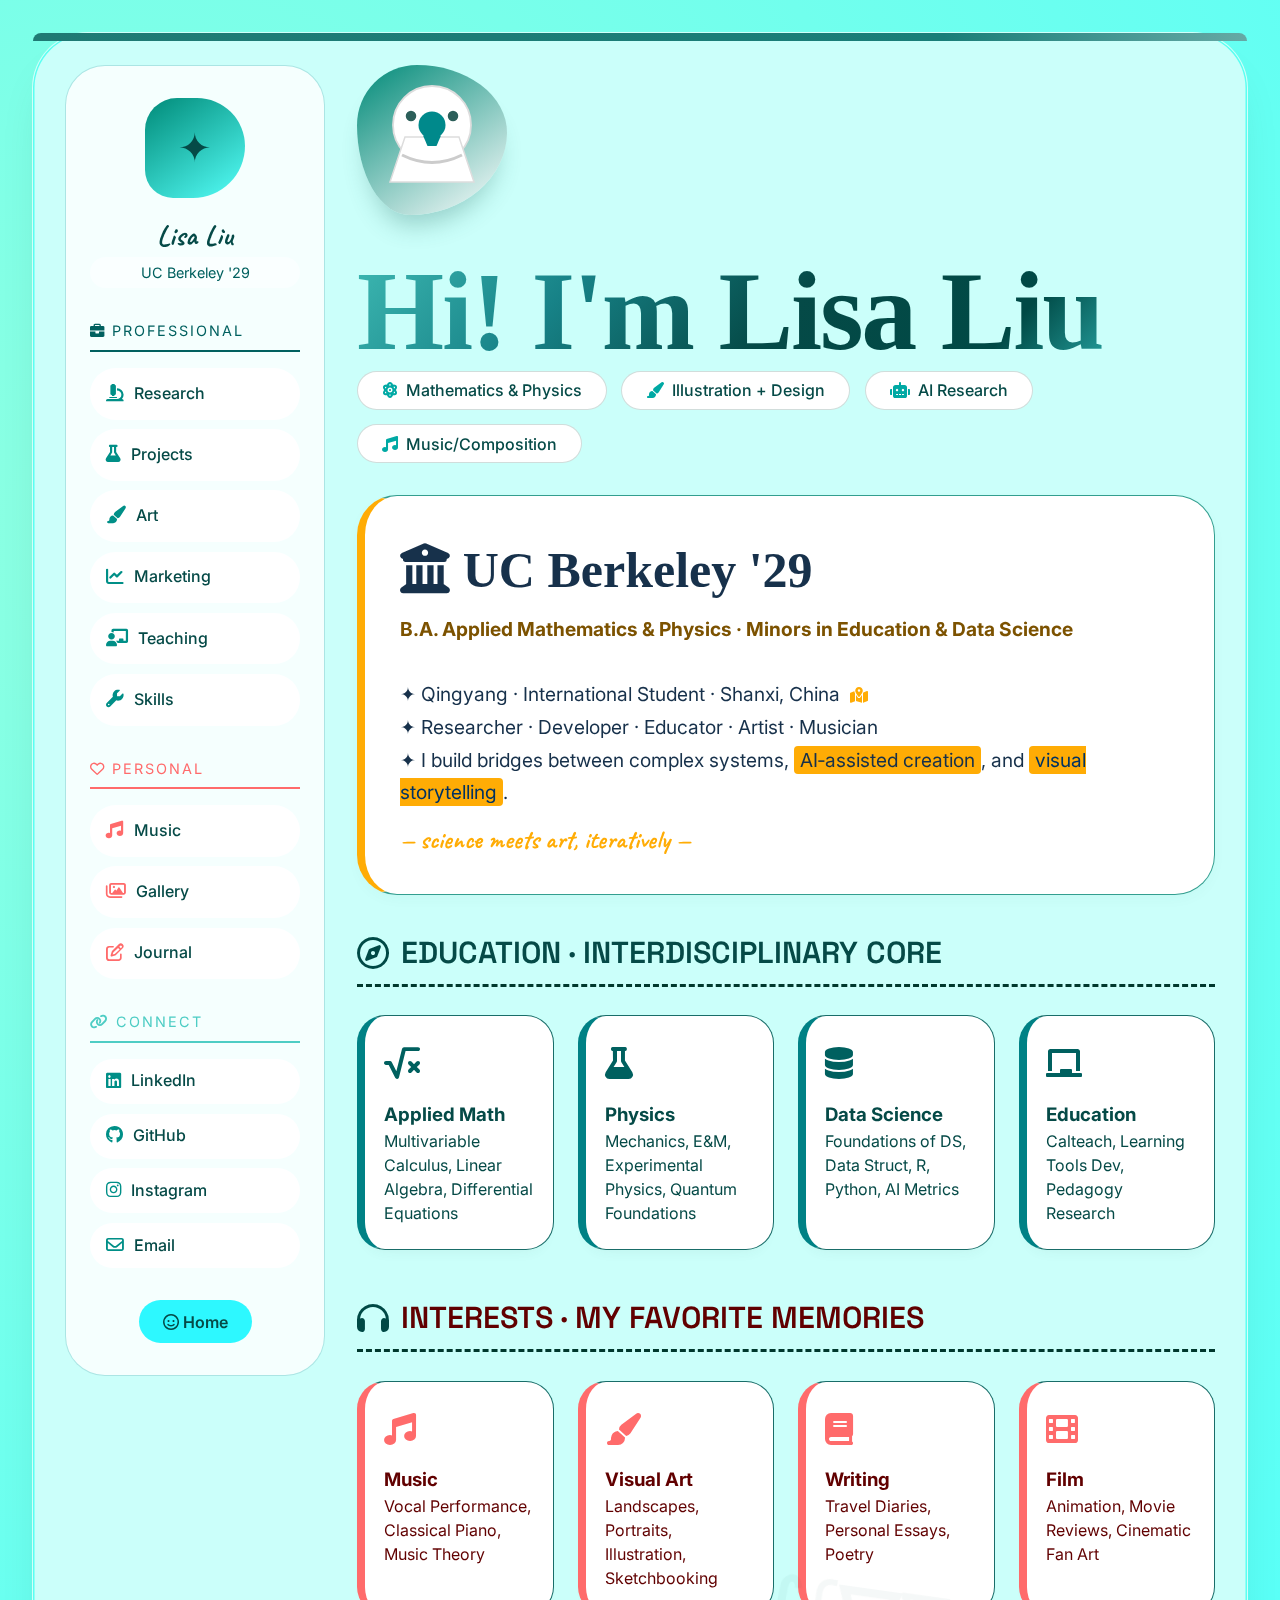
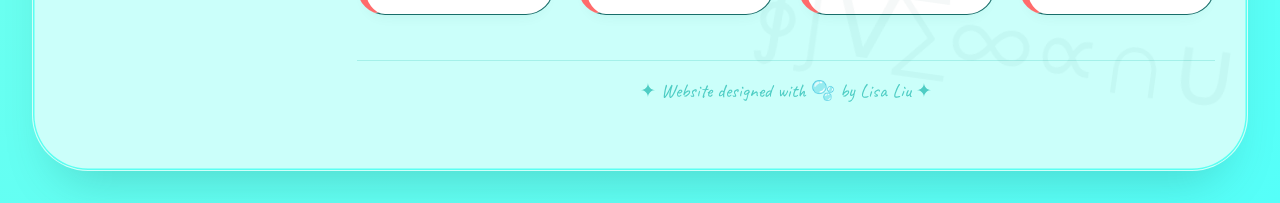
<file: index.html>
<!DOCTYPE html>
<html lang="en">
<head>
  <meta charset="UTF-8">
  <meta name="viewport" content="width=device-width, initial-scale=1.0">
  <title>Lisa Liu · applied physics + art ✦ home</title>
  <link href="https://fonts.googleapis.com/css2?family=Inter:wght@300;400;500;600;700&family=Space+Grotesk:wght@300;400;500;600&family=Caveat:wght@400..700&display=swap" rel="stylesheet">
  <link rel="stylesheet" href="https://cdnjs.cloudflare.com/ajax/libs/font-awesome/6.0.0/css/all.min.css">
  <link rel="stylesheet" href="style.css">
</head>
<body>
  <div class="floating-dots">
    <div class="dot" style="top: 8%; left: 10%;"></div>
    <div class="dot" style="top: 50%; right: 12%; animation-delay: 3s; background: #b9997a;"></div>
  </div>


  <!-- MAIN CARD WITH SIDE COLUMN -->
<div class="card" style="display: flex; gap: 2rem; padding: 2rem; flex-wrap: wrap;">
    <!-- LEFT SIDE COLUMN - NAVIGATION -->
    <div style="flex: 0 0 260px; background: rgba(255, 255, 255, 0.8); backdrop-filter: blur(10px); border-radius: 40px; padding: 2rem 1.5rem; height: fit-content; border: 1px solid rgba(0, 169, 164, 0.3);">
      
      <!-- Profile Mini -->
      <div style="text-align: center; margin-bottom: 2rem;">
        <div style="width: 100px; height: 100px; border-radius: 40% 60% 65% 35%; background: linear-gradient(145deg, #008a78, #55fff9); margin: 0 auto 1rem; display: flex; align-items: center; justify-content: center; font-size: 2.5rem;">
          ✦
        </div>
        <h3 style="font-family: 'Caveat', cursive; font-size: 1.8rem; color: #054a47; margin: 0;">Lisa Liu</h3>
        <div style="font-size: 0.9rem; color: #00605f; background: rgba(255,255,255,0.5); padding: 0.3rem; border-radius: 20px;">UC Berkeley '29</div>
      </div>

      <!-- PROFESSIONAL SECTION -->
      <div style="margin-bottom: 2rem;">
        <div style="font-size: 0.9rem; text-transform: uppercase; letter-spacing: 2px; color: #00605f; margin-bottom: 1rem; border-bottom: 2px solid #00605f; padding-bottom: 0.5rem;">
          <i class="fa-solid fa-briefcase"></i> Professional
        </div>
        <div style="display: flex; flex-direction: column; gap: 0.6rem;">
          <a href="research.html" class="toc-item" style="padding: 0.8rem 1rem; border-radius: 30px; background: white; display: flex; align-items: center; gap: 10px; transition: all 0.3s;"><i class="fa-solid fa-microscope"></i> Research</a>
          <a href="projects.html" class="toc-item" style="padding: 0.8rem 1rem; border-radius: 30px; background: white; display: flex; align-items: center; gap: 10px;"><i class="fa-solid fa-flask"></i> Projects</a>
          <a href="art.html" class="toc-item" style="padding: 0.8rem 1rem; border-radius: 30px; background: white; display: flex; align-items: center; gap: 10px;"><i class="fa-solid fa-paintbrush"></i> Art</a>
          <a href="marketing.html" class="toc-item" style="padding: 0.8rem 1rem; border-radius: 30px; background: white; display: flex; align-items: center; gap: 10px;"><i class="fa-solid fa-chart-line"></i> Marketing</a>
          <a href="teaching.html" class="toc-item" style="padding: 0.8rem 1rem; border-radius: 30px; background: white; display: flex; align-items: center; gap: 10px;"><i class="fa-solid fa-chalkboard-user"></i> Teaching</a>
          <a href="skills.html" class="toc-item" style="padding: 0.8rem 1rem; border-radius: 30px; background: white; display: flex; align-items: center; gap: 10px;"><i class="fa-solid fa-wrench"></i> Skills</a>
        </div>
      </div>

      <!-- PERSONAL SECTION -->
      <div style="margin-bottom: 2rem;">
        <div style="font-size: 0.9rem; text-transform: uppercase; letter-spacing: 2px; color: #ff6b6b; margin-bottom: 1rem; border-bottom: 2px solid #ff6b6b; padding-bottom: 0.5rem;">
          <i class="fa-regular fa-heart"></i> Personal
        </div>
        <div style="display: flex; flex-direction: column; gap: 0.6rem;">
          <a href="music.html" class="toc-item" style="padding: 0.8rem 1rem; border-radius: 30px; background: white; display: flex; align-items: center; gap: 10px;"><i class="fa-solid fa-music"></i> Music</a>
          <a href="gallery.html" class="toc-item" style="padding: 0.8rem 1rem; border-radius: 30px; background: white; display: flex; align-items: center; gap: 10px;"><i class="fa-regular fa-images"></i> Gallery</a>
          <a href="journal.html" class="toc-item" style="padding: 0.8rem 1rem; border-radius: 30px; background: white; display: flex; align-items: center; gap: 10px;"><i class="fa-regular fa-pen-to-square"></i> Journal</a>
        </div>
      </div>

      <!-- CONNECT SECTION -->
      <div>
        <div style="font-size: 0.9rem; text-transform: uppercase; letter-spacing: 2px; color: #4ecdc4; margin-bottom: 1rem; border-bottom: 2px solid #4ecdc4; padding-bottom: 0.5rem;">
          <i class="fa-solid fa-link"></i> Connect
        </div>
        <div style="display: flex; flex-direction: column; gap: 0.6rem;">
          <a href="https://linkedin.com/in/qingyangliu36" class="toc-item" style="padding: 0.6rem 1rem; border-radius: 30px; background: white; display: flex; align-items: center; gap: 10px;" target="_blank"><i class="fa-brands fa-linkedin"></i> LinkedIn</a>
          <a href="https://github.com/lisaliu060306-art" class="toc-item" style="padding: 0.6rem 1rem; border-radius: 30px; background: white; display: flex; align-items: center; gap: 10px;" target="_blank"><i class="fa-brands fa-github"></i> GitHub</a>
          <a href="https://www.instagram.com/lisaliu0306/" class="toc-item" style="padding: 0.6rem 1rem; border-radius: 30px; background: white; display: flex; align-items: center; gap: 10px;" target="_blank"><i class="fa-brands fa-instagram"></i> Instagram</a>
          <a href="mailto:lisaliu20060306@berkeley.edu" class="toc-item" style="padding: 0.6rem 1rem; border-radius: 30px; background: white; display: flex; align-items: center; gap: 10px;"><i class="fa-regular fa-envelope"></i> Email</a>
        </div>
      </div>

      <!-- Home Button -->
      <div style="text-align: center; margin-top: 2rem;">
        <a href="index.html" style="display: inline-block; padding: 0.6rem 1.5rem; background: #2df8ff; color: #054a47; border-radius: 40px; text-decoration: none; font-weight: 600;">
          <i class="fa-regular fa-face-smile"></i> Home
        </a>
      </div>
    </div>

    <!-- RIGHT SIDE - MAIN CONTENT -->
    <div style="flex: 1;">
      <!-- Profile Header -->
      <div class="profile-header">
        <div class="profile-image-container">
          <svg class="profile-image" viewBox="0 0 100 100" fill="none">
            <circle cx="50" cy="40" r="26" fill="#FFFFFF" stroke="#DDDDDD" stroke-width="1.2"/>
            <path d="M22 78 L78 78 L68 48 L32 48 Z" fill="#FFFFFF" stroke="#DDDDDD" stroke-width="1"/>
            <circle cx="50" cy="40" r="9" fill="#00898B"/>
            <circle cx="36" cy="34" r="3.5" fill="#2c5f5a"/>
            <circle cx="64" cy="34" r="3.5" fill="#2c5f5a"/>
            <path d="M44 47 L56 47 L53 54 L47 54 Z" fill="#00898B"/>
            <path d="M30 60 Q50 70, 70 60" stroke="#CCCCCC" stroke-width="2" fill="#ffffff"/>
          </svg>
        </div>
        <div class="name-title">
          <div class="name">Hi! I'm Lisa <span style="color:#55fff9;"></span> Liu</div>
          <div class="badge-container">
            <span class="badge"><i class="fa-solid fa-atom"></i> Mathematics & Physics</span>
            <span class="badge"><i class="fa-solid fa-paintbrush"></i> Illustration + Design</span>
            <span class="badge"><i class="fa-solid fa-robot"></i> AI Research</span>
            <span class="badge"><i class="fa-solid fa-music"></i> Music/Composition</span>
          </div>
        </div>
      </div>
      <!-- About Me -->
    <div class="bio-card" style="border-left: 8px solid #ffac05;">
      <div class="highlight-text">
        <h1 style="font-family: 'Brush Script MT', cursive; font-size: 50px;color: #17314b;"><i class="fa-solid fa-university"></i> UC Berkeley '29</h1>
        <span style = "color: #7c5200"><strong>B.A. Applied Mathematics & Physics · Minors in Education & Data Science</strong> <br><br>
          <span style = "color: #17314b">
        ✦ Qingyang · International Student · Shanxi, China <a href="https://cdn.britannica.com/83/130883-050-CF737862/Shanxi-province-China.jpg" target="_blank" style="text-decoration: none; margin-left: 5px;"><i class="fa-solid fa-map-location-dot" style="color: #ffac05; font-size: 1rem;"></i></a> </br>
        ✦ Researcher · Developer · Educator · Artist · Musician<br>
        ✦ I build bridges between complex systems, <span style="background-color: #ffac05; color: #17314b; padding: 2px 6px; border-radius: 4px;">AI‑assisted creation</span>, and <span style="background-color:#ffac05;  color: #003262;padding: 2px 6px; border-radius: 4px;">visual storytelling</span>.</span>
        <div class="signature" style = "color:#ffac05"><strong>— science meets art, iteratively —</strong></div>
      </div>
    </div>
      <!-- Education -->
    <div class="page-section">
      <div class="section-title"><i class="fa-regular fa-compass"></i> EDUCATION · INTERDISCIPLINARY CORE</div>
      <div class="education-grid">
        <div class="edu-item" style="border-left: 8px solid #008185;"><div class="edu-icon"><i class="fa-solid fa-square-root-variable"></i></div><h3>Applied Math</h3><p>Multivariable Calculus, Linear Algebra, Differential Equations</p></div>
        <div class="edu-item" style="border-left: 8px solid #008185;"><div class="edu-icon"><i class="fa-solid fa-flask"></i></div><h3>Physics</h3><p>Mechanics, E&M, Experimental Physics, Quantum Foundations</p></div>
        <div class="edu-item" style="border-left: 8px solid #008185;"><div class="edu-icon"><i class="fa-solid fa-database"></i></div><h3>Data Science</h3><p>Foundations of DS, Data Struct, R, Python, AI Metrics</p></div>
        <div class="edu-item" style="border-left: 8px solid #008185;"><div class="edu-icon"><i class="fa-solid fa-chalkboard"></i></div><h3>Education</h3><p>Calteach, Learning Tools Dev, Pedagogy Research</p></div>
      </div>
      
      <div class="section-title" style="color: #610000;"><i class="fa-solid fa-headphones" style="color: #610000;"></i> INTERESTS · MY FAVORITE MEMORIES</div>
      <div class="education-grid" style="color: #610000;">
        <div class="edu-item" style="border-left: 8px solid #ff6b6b;"><div class="edu-icon"><i class="fa-solid fa-music" style="color: #ff6b6b;"></i></div><h3 style="color: #610000;">Music</h3><p style="color: #610000;">Vocal Performance, Classical Piano, Music Theory</p></div>
        <div class="edu-item" style="border-left: 8px solid #ff6b6b;"><div class="edu-icon"><i class="fa-solid fa-paintbrush" style="color: #ff6b6b;"></i></div><h3 style="color:#610000;">Visual Art</h3><p style="color: #610000;">Landscapes, Portraits, Illustration, Sketchbooking</p></div>
        <div class="edu-item" style="border-left: 8px solid #ff6b6b;"><div class="edu-icon"><i class="fa-solid fa-book" style="color: #ff6b6b;"></i></div><h3 style="color: #610000;">Writing</h3><p style="color: #610000;">Travel Diaries, Personal Essays, Poetry</p></div>
        <div class="edu-item" style="border-left: 8px solid #ff6b6b;"><div class="edu-icon"><i class="fas fa-film" style="color: #ff6b6b;"></i></div><h3 style="color:#610000;">Film</h3><p style="color: #610000;">Animation, Movie Reviews, Cinematic Fan Art</p></div>
      </div>
    </div>
      <div style="text-align: center; font-family: 'Caveat', cursive; font-size: 1.2rem; color: #4ecdc4; margin-top: 2rem; padding: 1rem 1rem 2rem; border-top: 1px solid rgba(78, 205, 196, 0.3); width: 100%;">
        ✦ Website designed with 🫧 by Lisa Liu ✦
      </div>
    </div>
  </body>
</html>
</file>
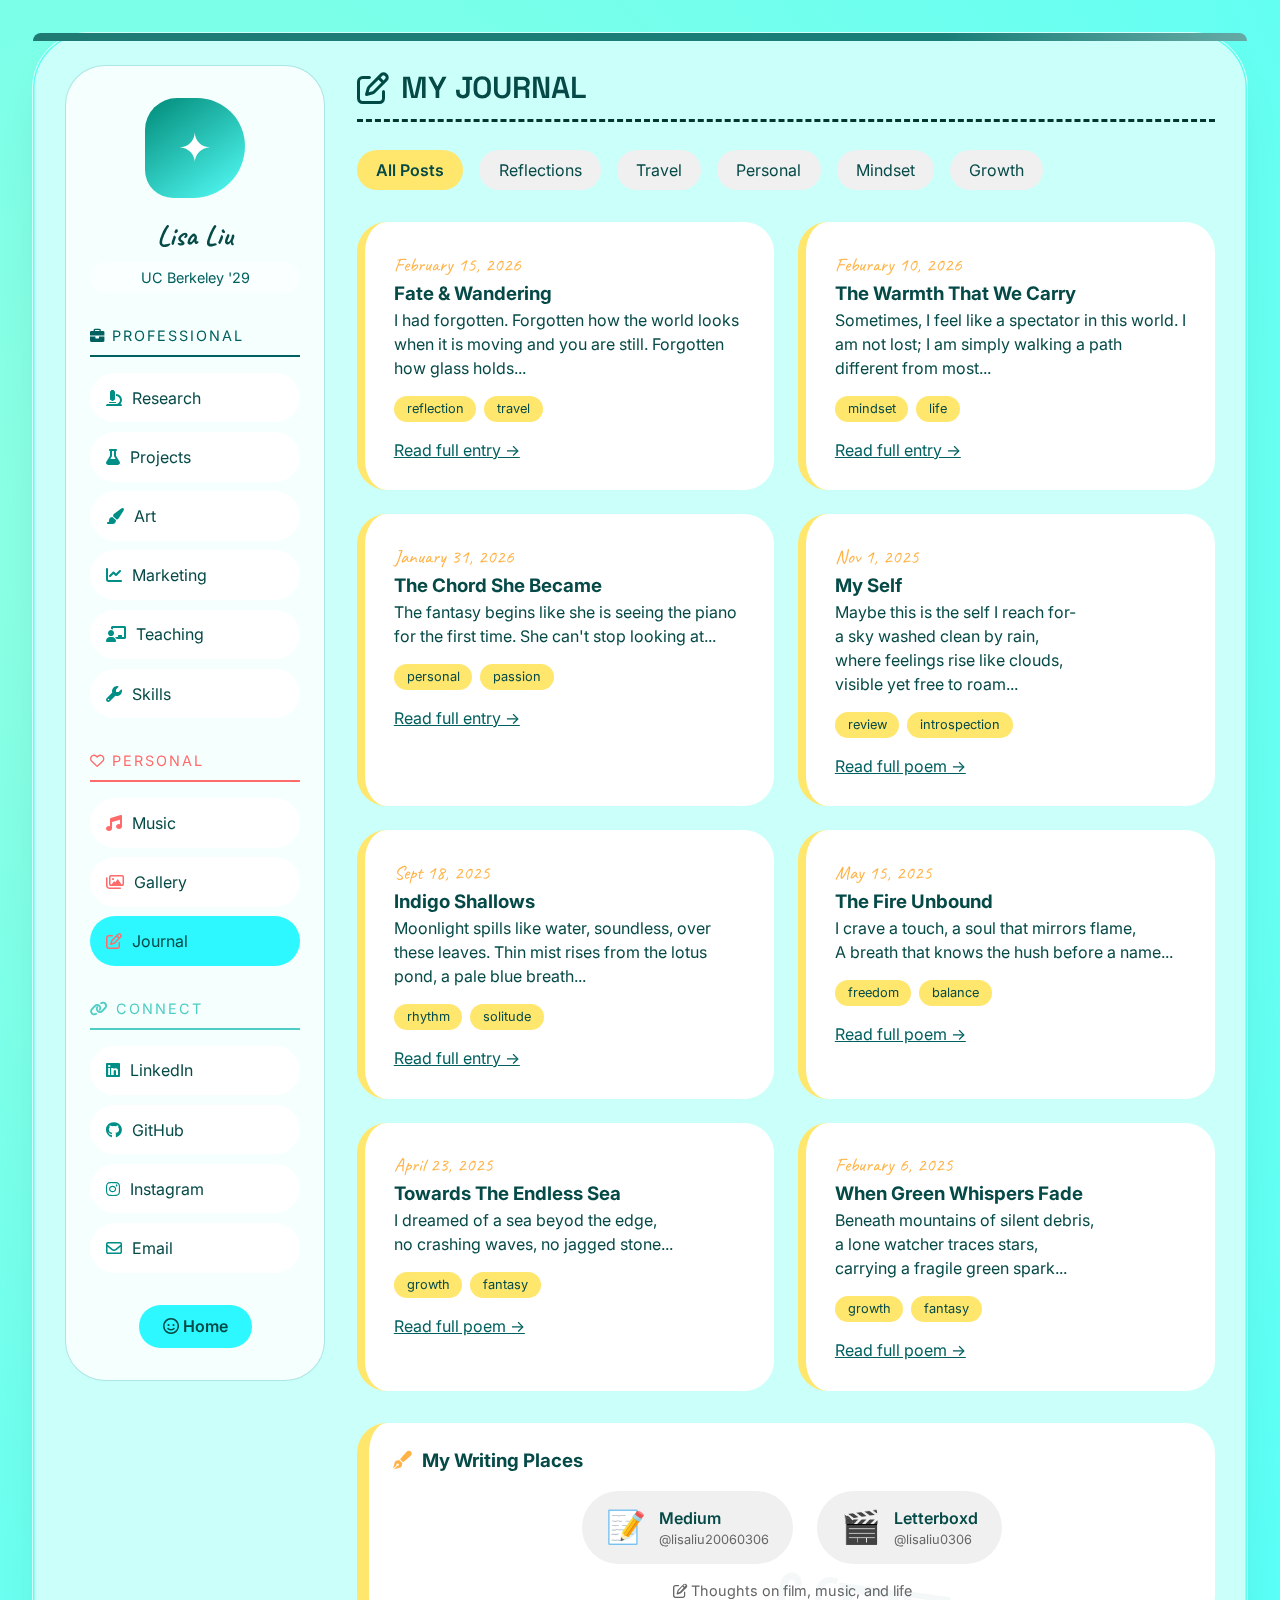
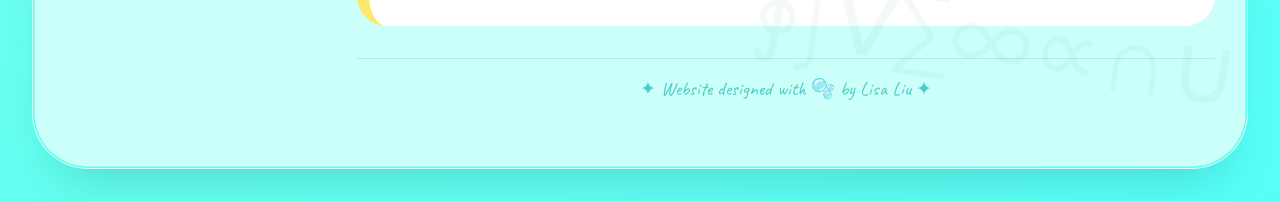
<file: journal.html>
<!DOCTYPE html>
<html lang="en">
<head>
  <meta charset="UTF-8">
  <meta name="viewport" content="width=device-width, initial-scale=1.0">
  <title>Lisa Liu · journal ✦ writings</title>
  <link href="https://fonts.googleapis.com/css2?family=Inter:wght@300;400;500;600;700&family=Space+Grotesk:wght@300;400;500;600&family=Caveat:wght@400..700&display=swap" rel="stylesheet">
  <link rel="stylesheet" href="https://cdnjs.cloudflare.com/ajax/libs/font-awesome/6.0.0/css/all.min.css">
  <link rel="stylesheet" href="style.css">
  <style>
    .nav-link { padding: 0.8rem 1rem; border-radius: 30px; background: white; display: flex; align-items: center; gap: 10px; text-decoration: none; color: #054a47; transition: all 0.3s; }
    .nav-link:hover { background: #2df8ff; transform: translateX(5px); }
    .section-header { font-size: 0.9rem; text-transform: uppercase; letter-spacing: 2px; margin-bottom: 1rem; border-bottom: 2px solid; padding-bottom: 0.5rem; }
    .journal-grid {
      display: grid;
      grid-template-columns: repeat(auto-fill, minmax(280px, 1fr));
      gap: 1.5rem;
      margin: 2rem 0;
    }
    .journal-entry {
      background: white;
      border-radius: 30px;
      padding: 1.8rem;
      border-left: 8px solid #ffe66d;
      transition: all 0.3s ease;
    }
    .journal-entry:hover {
      transform: translateY(-5px);
      box-shadow: 0 20px 30px rgba(0,0,0,0.1);
      background: #fff9e6;
    }
    .journal-date {
      font-family: 'Caveat', cursive;
      color: #ffb347;
      font-size: 1.2rem;
    }
    .journal-tags {
      display: flex;
      gap: 0.5rem;
      margin: 1rem 0;
      flex-wrap: wrap;
    }
    .journal-tag {
      background: #ffe66d;
      padding: 0.2rem 0.8rem;
      border-radius: 20px;
      font-size: 0.8rem;
    }
    .filter-badge {
      cursor: pointer;
      padding: 0.5rem 1.2rem;
      background: #f0f0f0;
      border-radius: 30px;
      transition: all 0.3s ease;
    }
    .filter-badge:hover {
      background: #ffe66d;
      color: #054a47;
    }
    .filter-badge.active {
      background: #ffe66d;
      color: #054a47;
      font-weight: 600;
    }
  </style>
</head>
<body>
  <div class="floating-dots">
    <div class="dot" style="top: 8%; left: 10%;"></div>
    <div class="dot" style="top: 50%; right: 12%;"></div>
  </div>

  <div class="card" style="display: flex; gap: 2rem; padding: 2rem; max-width: 1400px; flex-wrap: wrap;">
    
    <!-- LEFT SIDE COLUMN - NAVIGATION -->
    <div style="flex: 0 0 260px; background: rgba(255, 255, 255, 0.8); backdrop-filter: blur(10px); border-radius: 40px; padding: 2rem 1.5rem; height: fit-content; border: 1px solid rgba(0, 169, 164, 0.3);">
      
      <div style="text-align: center; margin-bottom: 2rem;">
        <div style="width: 100px; height: 100px; border-radius: 40% 60% 65% 35%; background: linear-gradient(145deg, #008a78, #55fff9); margin: 0 auto 1rem; display: flex; align-items: center; justify-content: center; font-size: 2.5rem; color: white;">✦</div>
        <h3 style="font-family: 'Caveat', cursive; font-size: 1.8rem; color: #054a47; margin: 0;">Lisa Liu</h3>
        <div style="font-size: 0.9rem; color: #00605f; background: rgba(255,255,255,0.5); padding: 0.3rem; border-radius: 20px; margin-top: 0.3rem;">UC Berkeley '29</div>
      </div>

      <div style="margin-bottom: 2rem;">
        <div class="section-header" style="color: #00605f; border-bottom-color: #00605f;">
          <i class="fa-solid fa-briefcase"></i> Professional
        </div>
        <div style="display: flex; flex-direction: column; gap: 0.6rem;">
          <a href="research.html" class="nav-link"><i class="fa-solid fa-microscope"></i> Research</a>
          <a href="projects.html" class="nav-link"><i class="fa-solid fa-flask"></i> Projects</a>
          <a href="art.html" class="nav-link"><i class="fa-solid fa-paintbrush"></i> Art</a>
          <a href="marketing.html" class="nav-link"><i class="fa-solid fa-chart-line"></i> Marketing</a>
          <a href="teaching.html" class="nav-link"><i class="fa-solid fa-chalkboard-user"></i> Teaching</a>
          <a href="skills.html" class="nav-link"><i class="fa-solid fa-wrench"></i> Skills</a>
        </div>
      </div>

      <div style="margin-bottom: 2rem;">
        <div class="section-header" style="color: #ff6b6b; border-bottom-color: #ff6b6b;">
          <i class="fa-regular fa-heart"></i> Personal
        </div>
        <div style="display: flex; flex-direction: column; gap: 0.6rem;">
          <a href="music.html" class="nav-link"><i class="fa-solid fa-music"></i> Music</a>
          <a href="gallery.html" class="nav-link"><i class="fa-regular fa-images"></i> Gallery</a>
          <a href="journal.html" class="nav-link" style="background: #2df8ff;"><i class="fa-regular fa-pen-to-square"></i> Journal</a>
        </div>
      </div>

      <div>
        <div class="section-header" style="color: #4ecdc4; border-bottom-color: #4ecdc4;">
          <i class="fa-solid fa-link"></i> Connect
        </div>
        <div style="display: flex; flex-direction: column; gap: 0.6rem;">
          <a href="https://linkedin.com/in/qingyangliu36" class="nav-link" target="_blank"><i class="fa-brands fa-linkedin"></i> LinkedIn</a>
          <a href="https://github.com/lisaliu060306-art" class="nav-link" target="_blank"><i class="fa-brands fa-github"></i> GitHub</a>
          <a href="https://www.instagram.com/lisaliu0306/" class="nav-link" target="_blank"><i class="fa-brands fa-instagram"></i> Instagram</a>
          <a href="mailto:lisaliu20060306@berkeley.edu" class="nav-link"><i class="fa-regular fa-envelope"></i> Email</a>
        </div>
      </div>

      <div style="text-align: center; margin-top: 2rem;">
        <a href="index.html" style="display: inline-block; padding: 0.6rem 1.5rem; background: #2df8ff; color: #054a47; border-radius: 40px; text-decoration: none; font-weight: 600;">
          <i class="fa-regular fa-face-smile"></i> Home
        </a>
      </div>
    </div>

    <!-- RIGHT SIDE - JOURNAL CONTENT -->
    <div style="flex: 1;">
      <div class="section-title" style="flex-wrap: wrap;"><i class="fa-regular fa-pen-to-square"></i> MY JOURNAL</div>
      
      <!-- Journal Categories -->
      <div style="display: flex; gap: 1rem; margin-bottom: 2rem; flex-wrap: wrap;">
        <span class="filter-badge active" onclick="filterJournal('all')">All Posts</span>
        <span class="filter-badge" onclick="filterJournal('reflection')">Reflections</span>
        <span class="filter-badge" onclick="filterJournal('travel')">Travel</span>
        <span class="filter-badge" onclick="filterJournal('personal')">Personal</span>
        <span class="filter-badge" onclick="filterJournal('mindset')">Mindset</span>
        <span class="filter-badge" onclick="filterJournal('growth')">Growth</span>
      </div>

      <!-- Journal Entries  -->
      <div class="journal-grid" id="journalEntries">
        <div class="journal-entry" data-tags="reflection travel">
          <div class="journal-date">February 15, 2026</div>
          <h3>Fate & Wandering</h3>
          <p>I had forgotten. Forgotten how the world looks when it is moving and you are still. Forgotten how glass holds...</p>
          <div class="journal-tags">
            <span class="journal-tag">reflection</span>
            <span class="journal-tag">travel</span>
          </div>
          <a href="https://medium.com/@lisaliu20060306/fate-wandering-ef4ead4a6b6f" class="read-more" style="color: #00605f;">Read full entry →</a>
        </div>
        
        <div class="journal-entry" data-tags="reflection mindset life">
          <div class="journal-date">Feburary 10, 2026</div>
          <h3>The Warmth That We Carry</h3>
          <p>Sometimes, I feel like a spectator in this world. I am not lost; I am simply walking a path different from most...</p>
          <div class="journal-tags">
            <span class="journal-tag">mindset</span>
            <span class="journal-tag">life</span>
          </div>
          <a href="https://medium.com/@lisaliu20060306/the-warms-that-we-carry-94528eb97236" class="read-more" style="color: #00605f;">Read full entry →</a>
        </div>

        <div class="journal-entry" data-tags="personal passion travel">
          <div class="journal-date">January 31, 2026</div>
          <h3>The Chord She Became</h3>
          <p>The fantasy begins like she is seeing the piano for the first time. She can't stop looking at...</p>
          <div class="journal-tags">
            <span class="journal-tag">personal</span>
            <span class="journal-tag">passion</span>
          </div>
          <a href="https://medium.com/@lisaliu20060306/the-chord-she-became-114119041222" class="read-more" style="color: #00605f;">Read full entry →</a>
        </div>

        <div class="journal-entry" data-tags="review introspection art">
          <div class="journal-date">Nov 1, 2025</div>
          <h3>My Self</h3>
          <p>Maybe this is the self I reach for-<br>a sky washed clean by rain, <br>where feelings rise like clouds,<br> visible yet free to roam...</p>
          <div class="journal-tags">
            <span class="journal-tag">review</span>
            <span class="journal-tag">introspection</span>
          </div>
          <a href="#" class="read-more" style="color: #00605f;">Read full poem →</a>
        </div>
        
        <div class="journal-entry" data-tags="rhythm solitude reflection">
          <div class="journal-date">Sept 18, 2025</div>
          <h3>Indigo Shallows</h3>
          <p>Moonlight spills like water, soundless, over these leaves. Thin mist rises from the lotus pond, a pale blue breath...</p>
          <div class="journal-tags">
            <span class="journal-tag">rhythm</span>
            <span class="journal-tag">solitude</span>
          </div>
          <a href="#" class="read-more" style="color: #00605f;">Read full entry →</a>
        </div>
        
        <div class="journal-entry" data-tags="freedom balance reflection">
          <div class="journal-date">May 15, 2025</div>
          <h3>The Fire Unbound</h3>
          <p>I crave a touch, a soul that mirrors flame, <br>A breath that knows the hush before a name...</p>
          <div class="journal-tags">
            <span class="journal-tag">freedom</span>
            <span class="journal-tag">balance</span>
          </div>
          <a href="#" class="read-more" style="color: #00605f;">Read full poem →</a>
        </div>
        
        <div class="journal-entry" data-tags="growth fantasy reflection">
          <div class="journal-date">April 23, 2025</div>
          <h3>Towards The Endless Sea</h3>
          <p>I dreamed of a sea beyod the edge,<br>no crashing waves, no jagged stone...</p>
          <div class="journal-tags">
            <span class="journal-tag">growth</span>
            <span class="journal-tag">fantasy</span>
          </div>
          <a href="#" class="read-more" style="color: #00605f;">Read full poem →</a>
        </div>
        
        <div class="journal-entry" data-tags="growth fantasy reflection">
          <div class="journal-date">Feburary 6, 2025</div>
          <h3>When Green Whispers Fade</h3>
          <p>Beneath mountains of silent debris,<br>a lone watcher traces stars, <br>carrying a fragile green spark...</p>
          <div class="journal-tags">
            <span class="journal-tag">growth</span>
            <span class="journal-tag">fantasy</span>
          </div>
          <a href="#" class="read-more" style="color: #00605f;">Read full poem →</a>
        </div>
      </div>
      
      <!-- MY WRITING PLACES -->
      <div style="background: white; border-radius: 30px; padding: 1.5rem; margin: 2rem 0; border-left: 12px solid #ffe66d;">
        <h3 style="display: flex; align-items: center; gap: 10px; margin-bottom: 1rem; color: #054a47; flex-wrap: wrap;">
          <i class="fa-solid fa-pen-fancy" style="color: #ffb347;"></i> 
          My Writing Places
        </h3>
        
        <div style="display: flex; gap: 1.5rem; flex-wrap: wrap; align-items: center; justify-content: center;">
          <!-- Medium -->
          <a href="https://medium.com/@lisaliu20060306" target="_blank" style="text-decoration: none; display: flex; align-items: center; gap: 0.8rem; background: #f0f0f0; padding: 0.8rem 1.5rem; border-radius: 50px; transition: all 0.3s ease; flex-wrap: wrap;">
            <span style="font-size: 2rem;">📝</span>
            <div>
              <div style="font-weight: 600; color: #054a47;">Medium</div>
              <div style="font-size: 0.8rem; color: #666;">@lisaliu20060306</div>
            </div>
          </a>
          
          <!-- Letterboxd -->
          <a href="https://boxd.it/9lBUp" target="_blank" style="text-decoration: none; display: flex; align-items: center; gap: 0.8rem; background: #f0f0f0; padding: 0.8rem 1.5rem; border-radius: 50px; transition: all 0.3s ease; flex-wrap: wrap;">
            <span style="font-size: 2rem;">🎬</span>
            <div>
              <div style="font-weight: 600; color: #054a47;">Letterboxd</div>
              <div style="font-size: 0.8rem; color: #666;">@lisaliu0306</div>
            </div>
          </a>
        </div>
      
        <p style="color: #666; font-size: 0.9rem; margin-top: 1rem; text-align: center;">
          <i class="fa-regular fa-pen-to-square"></i> Thoughts on film, music, and life
        </p>
      </div>
      
      <div style="text-align: center; font-family: 'Caveat', cursive; font-size: 1.2rem; color: #4ecdc4; margin-top: 2rem; padding: 1rem 1rem 2rem; border-top: 1px solid rgba(78, 205, 196, 0.3); width: 100%;">
        ✦ Website designed with 🫧 by Lisa Liu ✦
      </div>
    </div>
  </div>

  <script>
    function filterJournal(category) {
      const entries = document.querySelectorAll('.journal-entry');
      const filters = document.querySelectorAll('.filter-badge');
      
      filters.forEach(filter => {
        filter.classList.remove('active');
        if (filter.textContent.toLowerCase().includes(category) || 
            (category === 'all' && filter.textContent.includes('All'))) {
          filter.classList.add('active');
        }
      });
      
      // Filter entries
      entries.forEach(entry => {
        const tags = entry.dataset.tags || '';
        
        if (category === 'all') {
          entry.style.display = 'block';
        } else if (tags.includes(category)) {
          entry.style.display = 'block';
        } else {
          entry.style.display = 'none';
        }
      });
    }
  </script>
</body>
</html>
</file>
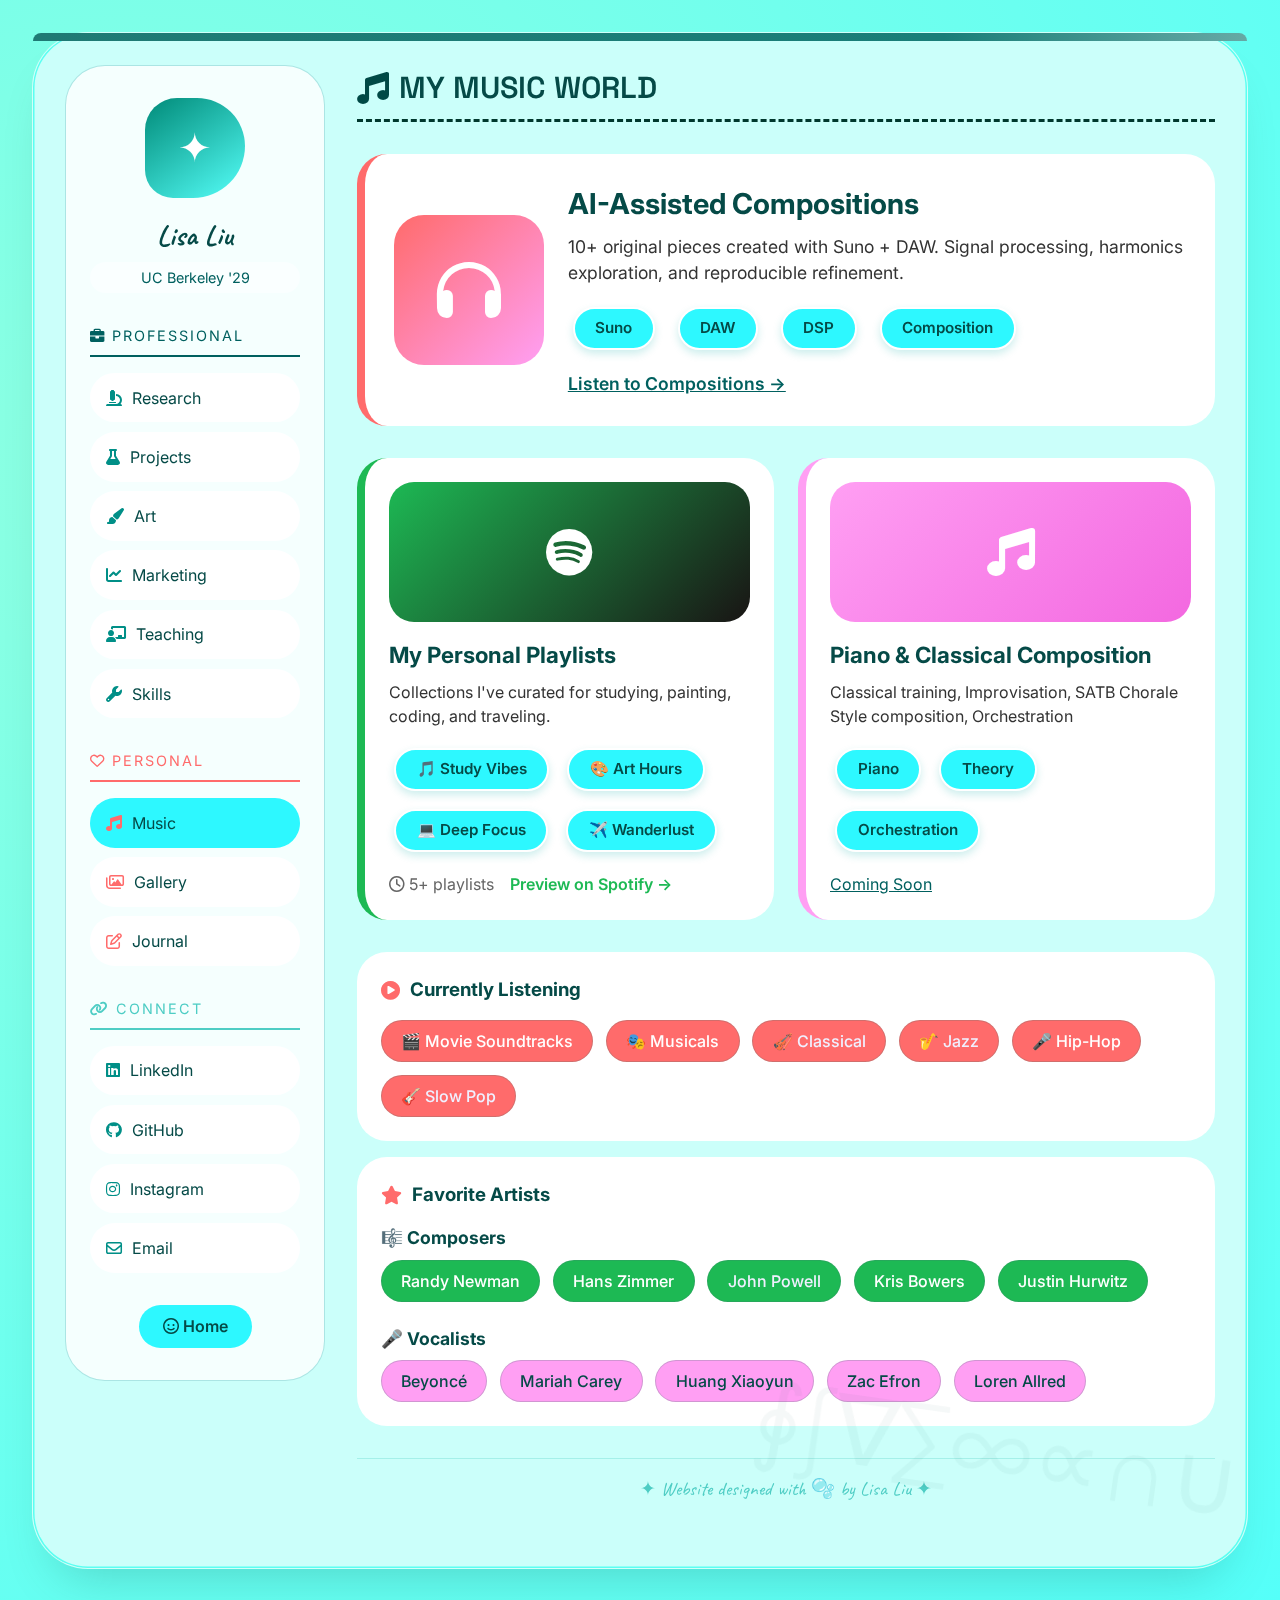
<file: music.html>
<!DOCTYPE html>
<html lang="en">
<head>
  <meta charset="UTF-8">
  <meta name="viewport" content="width=device-width, initial-scale=1.0">
  <title>Lisa Liu · music ✦ portfolio</title>
  <link href="https://fonts.googleapis.com/css2?family=Inter:wght@300;400;500;600;700&family=Space+Grotesk:wght@300;400;500;600&family=Caveat:wght@400..700&display=swap" rel="stylesheet">
  <link rel="stylesheet" href="https://cdnjs.cloudflare.com/ajax/libs/font-awesome/6.0.0/css/all.min.css">
  <link rel="stylesheet" href="style.css">
  <style>
    .nav-link { padding: 0.8rem 1rem; border-radius: 30px; background: white; display: flex; align-items: center; gap: 10px; text-decoration: none; color: #054a47; transition: all 0.3s; }
    .nav-link:hover { background: #2df8ff; transform: translateX(5px); }
    .section-header { font-size: 0.9rem; text-transform: uppercase; letter-spacing: 2px; margin-bottom: 1rem; border-bottom: 2px solid; padding-bottom: 0.5rem; }
    .music-card { animation: float 6s ease-in-out infinite; transition: all 0.3s ease; }
    .music-card:hover { animation: none; transform: translateY(-10px) scale(1.02); }
    .playlist-item { display: flex; align-items: center; gap: 1rem; padding: 0.8rem; background: white; border-radius: 50px; margin-bottom: 0.8rem; }
  </style>
</head>
<body>
  <div class="floating-dots">
    <div class="dot" style="top: 8%; left: 10%;"></div>
    <div class="dot" style="top: 50%; right: 12%;"></div>
  </div>

  <div class="card" style="display: flex; gap: 2rem; padding: 2rem; max-width: 1400px;">
    
    <!-- LEFT SIDE COLUMN - NAVIGATION -->
    <div style="flex: 0 0 260px; background: rgba(255, 255, 255, 0.8); backdrop-filter: blur(10px); border-radius: 40px; padding: 2rem 1.5rem; height: fit-content; border: 1px solid rgba(0, 169, 164, 0.3);">
      
      <div style="text-align: center; margin-bottom: 2rem;">
        <div style="width: 100px; height: 100px; border-radius: 40% 60% 65% 35%; background: linear-gradient(145deg, #008a78, #55fff9); margin: 0 auto 1rem; display: flex; align-items: center; justify-content: center; font-size: 2.5rem; color: white;">✦</div>
        <h3 style="font-family: 'Caveat', cursive; font-size: 1.8rem; color: #054a47; margin: 0;">Lisa Liu</h3>
        <div style="font-size: 0.9rem; color: #00605f; background: rgba(255,255,255,0.5); padding: 0.3rem; border-radius: 20px; margin-top: 0.3rem;">UC Berkeley '29</div>
      </div>

      <div style="margin-bottom: 2rem;">
        <div class="section-header" style="color: #00605f; border-bottom-color: #00605f;">
          <i class="fa-solid fa-briefcase"></i> Professional
        </div>
        <div style="display: flex; flex-direction: column; gap: 0.6rem;">
          <a href="research.html" class="nav-link"><i class="fa-solid fa-microscope"></i> Research</a>
          <a href="projects.html" class="nav-link"><i class="fa-solid fa-flask"></i> Projects</a>
          <a href="art.html" class="nav-link"><i class="fa-solid fa-paintbrush"></i> Art</a>
          <a href="marketing.html" class="nav-link"><i class="fa-solid fa-chart-line"></i> Marketing</a>
          <a href="teaching.html" class="nav-link"><i class="fa-solid fa-chalkboard-user"></i> Teaching</a>
          <a href="skills.html" class="nav-link"><i class="fa-solid fa-wrench"></i> Skills</a>
        </div>
      </div>

      <div style="margin-bottom: 2rem;">
        <div class="section-header" style="color: #ff6b6b; border-bottom-color: #ff6b6b;">
          <i class="fa-regular fa-heart"></i> Personal
        </div>
        <div style="display: flex; flex-direction: column; gap: 0.6rem;">
          <a href="music.html" class="nav-link" style="background: #2df8ff;"><i class="fa-solid fa-music"></i> Music</a>
          <a href="gallery.html" class="nav-link"><i class="fa-regular fa-images"></i> Gallery</a>
          <a href="journal.html" class="nav-link"><i class="fa-regular fa-pen-to-square"></i> Journal</a>
        </div>
      </div>

      <div>
        <div class="section-header" style="color: #4ecdc4; border-bottom-color: #4ecdc4;">
          <i class="fa-solid fa-link"></i> Connect
        </div>
        <div style="display: flex; flex-direction: column; gap: 0.6rem;">
          <a href="https://linkedin.com/in/qingyangliu36" class="nav-link" target="_blank"><i class="fa-brands fa-linkedin"></i> LinkedIn</a>
          <a href="https://github.com/lisaliu060306-art" class="nav-link" target="_blank"><i class="fa-brands fa-github"></i> GitHub</a>
          <a href="https://www.instagram.com/lisaliu0306/" class="nav-link" target="_blank"><i class="fa-brands fa-instagram"></i> Instagram</a>
          <a href="mailto:lisaliu20060306@berkeley.edu" class="nav-link"><i class="fa-regular fa-envelope"></i> Email</a>
        </div>
      </div>

      <div style="text-align: center; margin-top: 2rem;">
        <a href="index.html" style="display: inline-block; padding: 0.6rem 1.5rem; background: #2df8ff; color: #054a47; border-radius: 40px; text-decoration: none; font-weight: 600;">
          <i class="fa-regular fa-face-smile"></i> Home
        </a>
      </div>
    </div>

    <!-- RIGHT SIDE - MUSIC CONTENT -->
    <div style="flex: 1;">
      <div class="section-title" style="margin-bottom: 2rem; display: flex; align-items: center; gap: 10px;">
        <i class="fa-solid fa-music" style="font-size: 2rem; color: #ff6b6b;"></i>
        <span>MY MUSIC WORLD</span>
      </div>
      <!-- Featured Music Card  -->
      <div class="music-card" onclick="window.open('https://suno.com/@elizaliuartist', '_blank')" style="cursor: pointer; background: white; border-radius: 30px; padding: 1.8rem; border-left: 8px solid #ff6b6b; margin-bottom: 2rem; display: flex; gap: 1.5rem; align-items: center;">
        <div style="flex: 0 0 150px; height: 150px; border-radius: 30px; overflow: hidden; background: #f8f8f8;">
          <img src="https://menlovc.com/wp-content/uploads/2025/11/suno_thumbnail.jpg" 
              alt="Suno AI Music" 
              style="width: 100%; height: 100%; object-fit: cover;"
              onerror="this.style.display='none'; this.parentElement.innerHTML='<i class=\'fa-solid fa-headphones\' style=\'font-size: 4rem; color: white; display: flex; align-items: center; justify-content: center; width: 100%; height: 100%; background: linear-gradient(135deg, #ff6b6b, #ff9ff3);\'></i>';">
        </div>
        <div style="flex: 1;">
          <h2 style="color: #054a47; margin-bottom: 0.5rem; font-size: 1.8rem;">AI-Assisted Compositions</h2>
          <p style="font-size: 1.1rem; color: #333;">10+ original pieces created with Suno + DAW. Signal processing, harmonics exploration, and reproducible refinement.</p>
          <div style="display: flex; gap: 0.8rem; margin: 1rem 0; flex-wrap: wrap;">
            <span class="skill-tag">Suno</span>
            <span class="skill-tag">DAW</span>
            <span class="skill-tag">DSP</span>
            <span class="skill-tag">Composition</span>
          </div>
          <a href="https://suno.com/@elizaliuartist" target="_blank" style="color: #00605f; font-weight: 600; font-size: 1.1rem;">Listen to Compositions →</a>
        </div>
      </div>
      <!-- Music Grid -->
      <div style="display: grid; grid-template-columns: repeat(2, 1fr); gap: 1.5rem; margin-bottom: 2rem;">
  <!-- My Playlists Card with Spotify Icon -->
      <div class="music-card" style="background: white; border-radius: 30px; padding: 1.5rem; border-left: 8px solid #1DB954;">
        <div style="height: 140px; background: linear-gradient(135deg, #1DB954, #191414); border-radius: 25px; margin-bottom: 1rem; display: flex; align-items: center; justify-content: center; font-size: 3rem; color: white;">
          <i class="fa-brands fa-spotify"></i>
        </div>
        <h3 style="font-size: 1.4rem; margin-bottom: 0.5rem;">My Personal Playlists</h3>
        <p style="color: #333;">Collections I've curated for studying, painting, coding, and traveling.</p>
        <div style="display: flex; gap: 0.5rem; margin: 1rem 0; flex-wrap: wrap;">
          <span class="skill-tag">🎵 Study Vibes</span>
          <span class="skill-tag">🎨 Art Hours</span>
          <span class="skill-tag">💻 Deep Focus</span>
          <span class="skill-tag">✈️ Wanderlust</span>
        </div>
        <div style="margin-top: 0.5rem; display: flex; gap: 1rem; align-items: center;">
          <span style="color: #666;"><i class="fa-regular fa-clock"></i> 5+ playlists</span>
          <a href="https://open.spotify.com/user/31nh6rc3d7zg5kkhl367iloaoaau?si=HVxCUivvSqKV7rjRP6aoLg&nd=1&dlsi=8d7b16d3c20e4a5e" style="color: #1DB954; text-decoration: none; font-weight: 600;">Preview on Spotify →</a>
        </div>
      </div>
        <!-- Musical Journey Card -->
        <div class="music-card" style="background: white; border-radius: 30px; padding: 1.5rem; border-left: 8px solid #ff9ff3;">
          <div style="height: 140px; background: linear-gradient(135deg, #ff9ff3, #f368e0); border-radius: 25px; margin-bottom: 1rem; display: flex; align-items: center; justify-content: center; font-size: 3rem; color: white;">
            <i class="fa-solid fa-music"></i>
          </div>
          <h3 style="font-size: 1.4rem; margin-bottom: 0.5rem;">Piano & Classical Composition</h3>
          <p style="color: #333;">Classical training, Improvisation, SATB Chorale Style composition, Orchestration</p>
          <div style="display: flex; gap: 0.5rem; margin: 1rem 0; flex-wrap: wrap;">
            <span class="skill-tag">Piano</span>
            <span class="skill-tag">Theory</span>
            <span class="skill-tag">Orchestration</span>
          </div>
          <a href="#" style="color: #00605f;">Coming Soon</a>
        </div>
      </div>

      <!-- Currently Listening - COLORED BUBBLES -->
      <div style="background: white; border-radius: 30px; padding: 1.5rem; margin-top: 1rem;">
        <h3 style="display: flex; align-items: center; gap: 10px; margin-bottom: 1rem;">
          <i class="fa-solid fa-circle-play" style="color: #ff6b6b;"></i> 
          Currently Listening
        </h3>
        <div style="display: flex; gap: 0.8rem; flex-wrap: wrap;">
          <!-- Red/Pink bubble (matches first card border: #ff6b6b) -->
          <span class="badge" style="background: #ff6b6b; color: white; padding: 0.5rem 1.2rem; border-radius: 30px; font-weight: 500;">🎬 Movie Soundtracks</span>
          <!-- Green bubble (matches Spotify card border: #1DB954) -->
          <span class="badge" style="background: #ff6b6b; color: white; padding: 0.5rem 1.2rem; border-radius: 30px; font-weight: 500;">🎭 Musicals</span>
          <!-- Pink bubble (matches piano card border: #ff9ff3) -->
          <span class="badge" style="background: #ff6b6b; color: #f0f0ff; padding: 0.5rem 1.2rem; border-radius: 30px; font-weight: 500;">🎻 Classical</span>
          <span class="badge" style="background: #ff6b6b; color: #f0f0ff; padding: 0.5rem 1.2rem; border-radius: 30px; font-weight: 500;">🎷 Jazz</span>
          <span class="badge" style="background: #ff6b6b; color: white; padding: 0.5rem 1.2rem; border-radius: 30px; font-weight: 500;">🎤 Hip-Hop</span>
          <span class="badge" style="background: #ff6b6b; color: #f0f0ff; padding: 0.5rem 1.2rem; border-radius: 30px; font-weight: 500;">🎸 Slow Pop</span>
        </div>
      </div>

      <!-- Favorite Artists - COLORED BUBBLES -->
      <div style="background: white; border-radius: 30px; padding: 1.5rem; margin-top: 1rem;">
        <h3 style="display: flex; align-items: center; gap: 10px; margin-bottom: 1rem;">
          <i class="fa-solid fa-star" style="color: #ff6b6b;"></i> 
          Favorite Artists
        </h3>
        
        <div style="margin-bottom: 1.5rem;">
          <h4 style="color: #054a47; margin-bottom: 0.5rem; font-size: 1.1rem;">🎼 Composers</h4>
          <div style="display: flex; gap: 0.8rem; flex-wrap: wrap;">
            <span class="badge" style="background: #1DB954; color: white; padding: 0.5rem 1.2rem; border-radius: 30px; font-weight: 500;">Randy Newman</span>
            <span class="badge" style="background: #1DB954; color: white; padding: 0.5rem 1.2rem; border-radius: 30px; font-weight: 500;">Hans Zimmer</span>
            <span class="badge" style="background: #1DB954; color: #f0f0ff; padding: 0.5rem 1.2rem; border-radius: 30px; font-weight: 500;">John Powell</span>
            <span class="badge" style="background: #1DB954; color: white; padding: 0.5rem 1.2rem; border-radius: 30px; font-weight: 500;">Kris Bowers</span>
            <span class="badge" style="background: #1DB954; color: white; padding: 0.5rem 1.2rem; border-radius: 30px; font-weight: 500;">Justin Hurwitz</span>
          </div>
        </div>
        
        <div>
          <h4 style="color: #054a47; margin-bottom: 0.5rem; font-size: 1.1rem;">🎤 Vocalists</h4>
          <div style="display: flex; gap: 0.8rem; flex-wrap: wrap;">
            <span class="badge" style="background: #ff9ff3; color: #054a47; padding: 0.5rem 1.2rem; border-radius: 30px; font-weight: 500;">Beyoncé</span>
            <span class="badge" style="background: #ff9ff3; color: #054a47; padding: 0.5rem 1.2rem; border-radius: 30px; font-weight: 500;">Mariah Carey</span>
            <span class="badge" style="background: #ff9ff3; color: #054a47; padding: 0.5rem 1.2rem; border-radius: 30px; font-weight: 500;">Huang Xiaoyun</span>
            <span class="badge" style="background: #ff9ff3; color: #054a47; padding: 0.5rem 1.2rem; border-radius: 30px; font-weight: 500;">Zac Efron</span>
            <span class="badge" style="background: #ff9ff3; color: #054a47; padding: 0.5rem 1.2rem; border-radius: 30px; font-weight: 500;">Loren Allred</span>
          </div>
        </div>
      </div>
      <div style="text-align: center; font-family: 'Caveat', cursive; font-size: 1.2rem; color: #4ecdc4; margin-top: 2rem; padding: 1rem 1rem 2rem; border-top: 1px solid rgba(78, 205, 196, 0.3); width: 100%;">
        
    ✦ Website designed with 🫧 by Lisa Liu ✦
        </div>
    </div>
  </div>
</body>
</html>
</file>
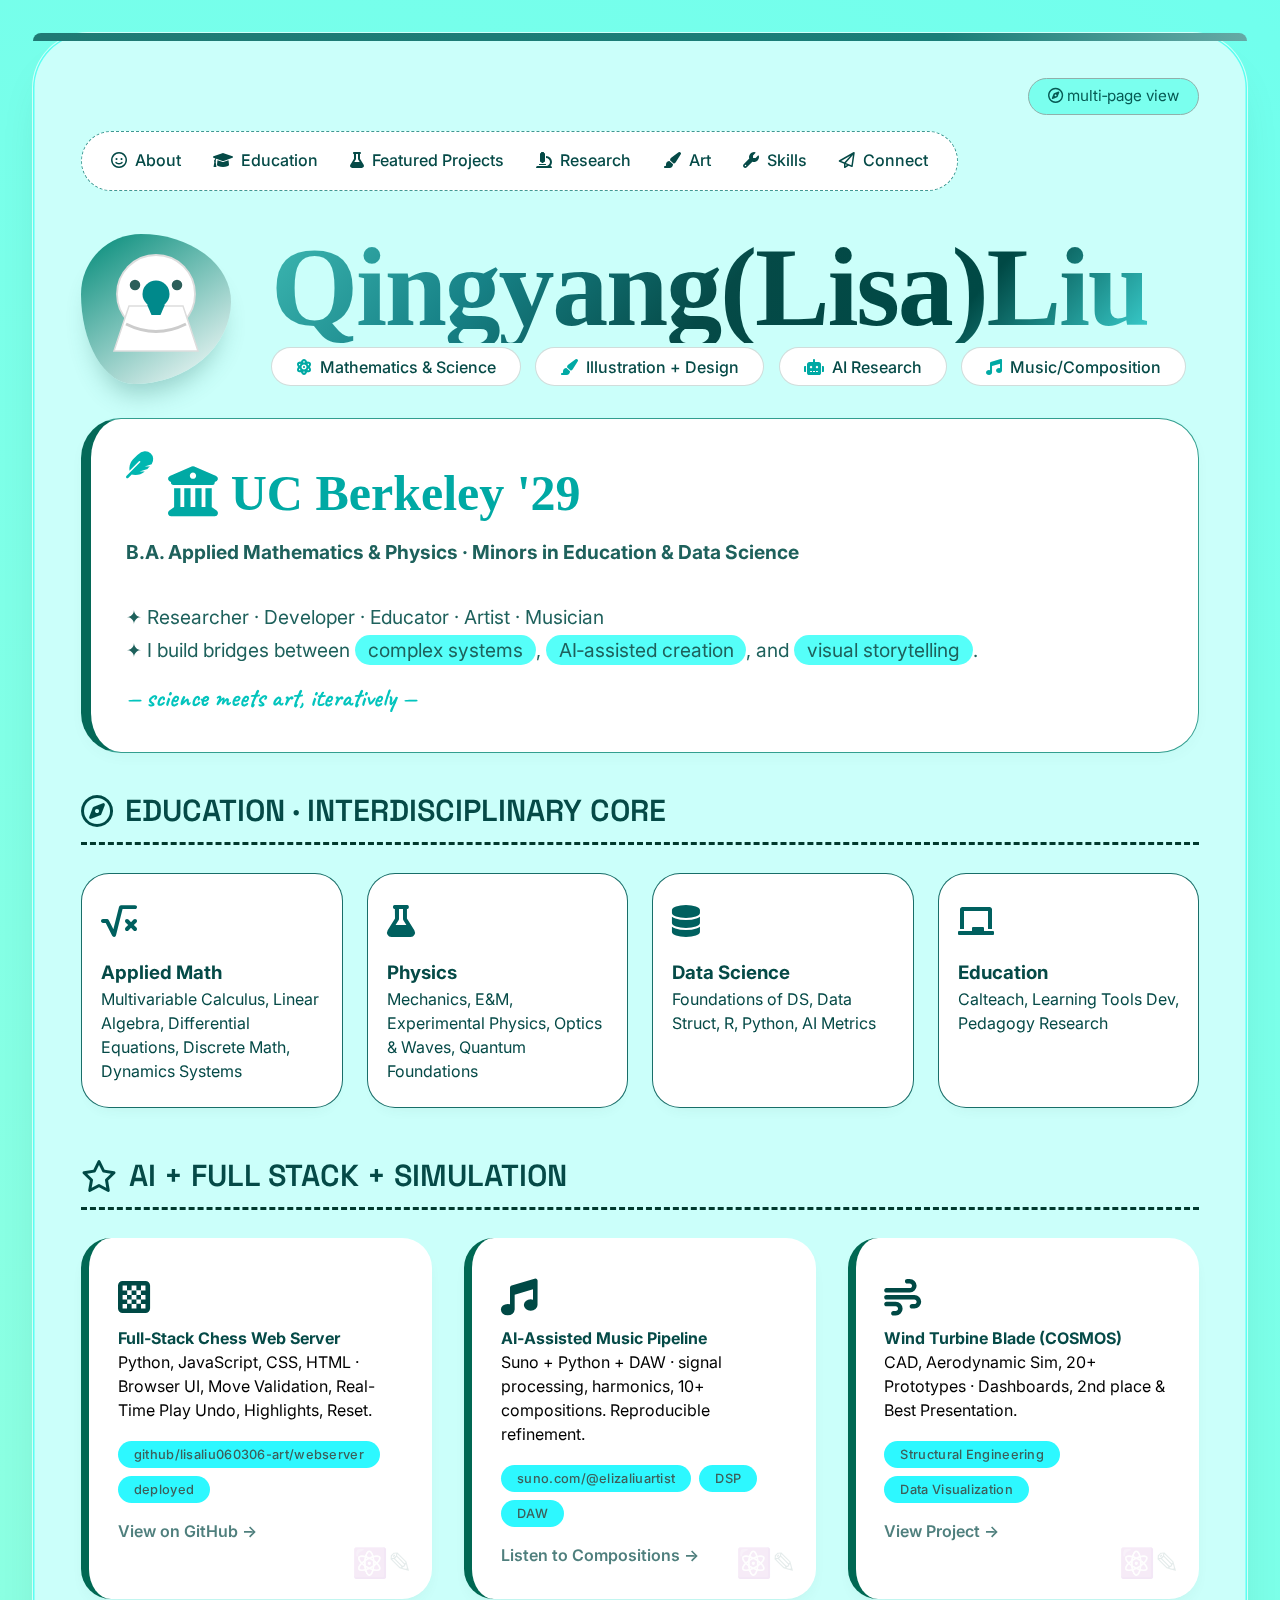
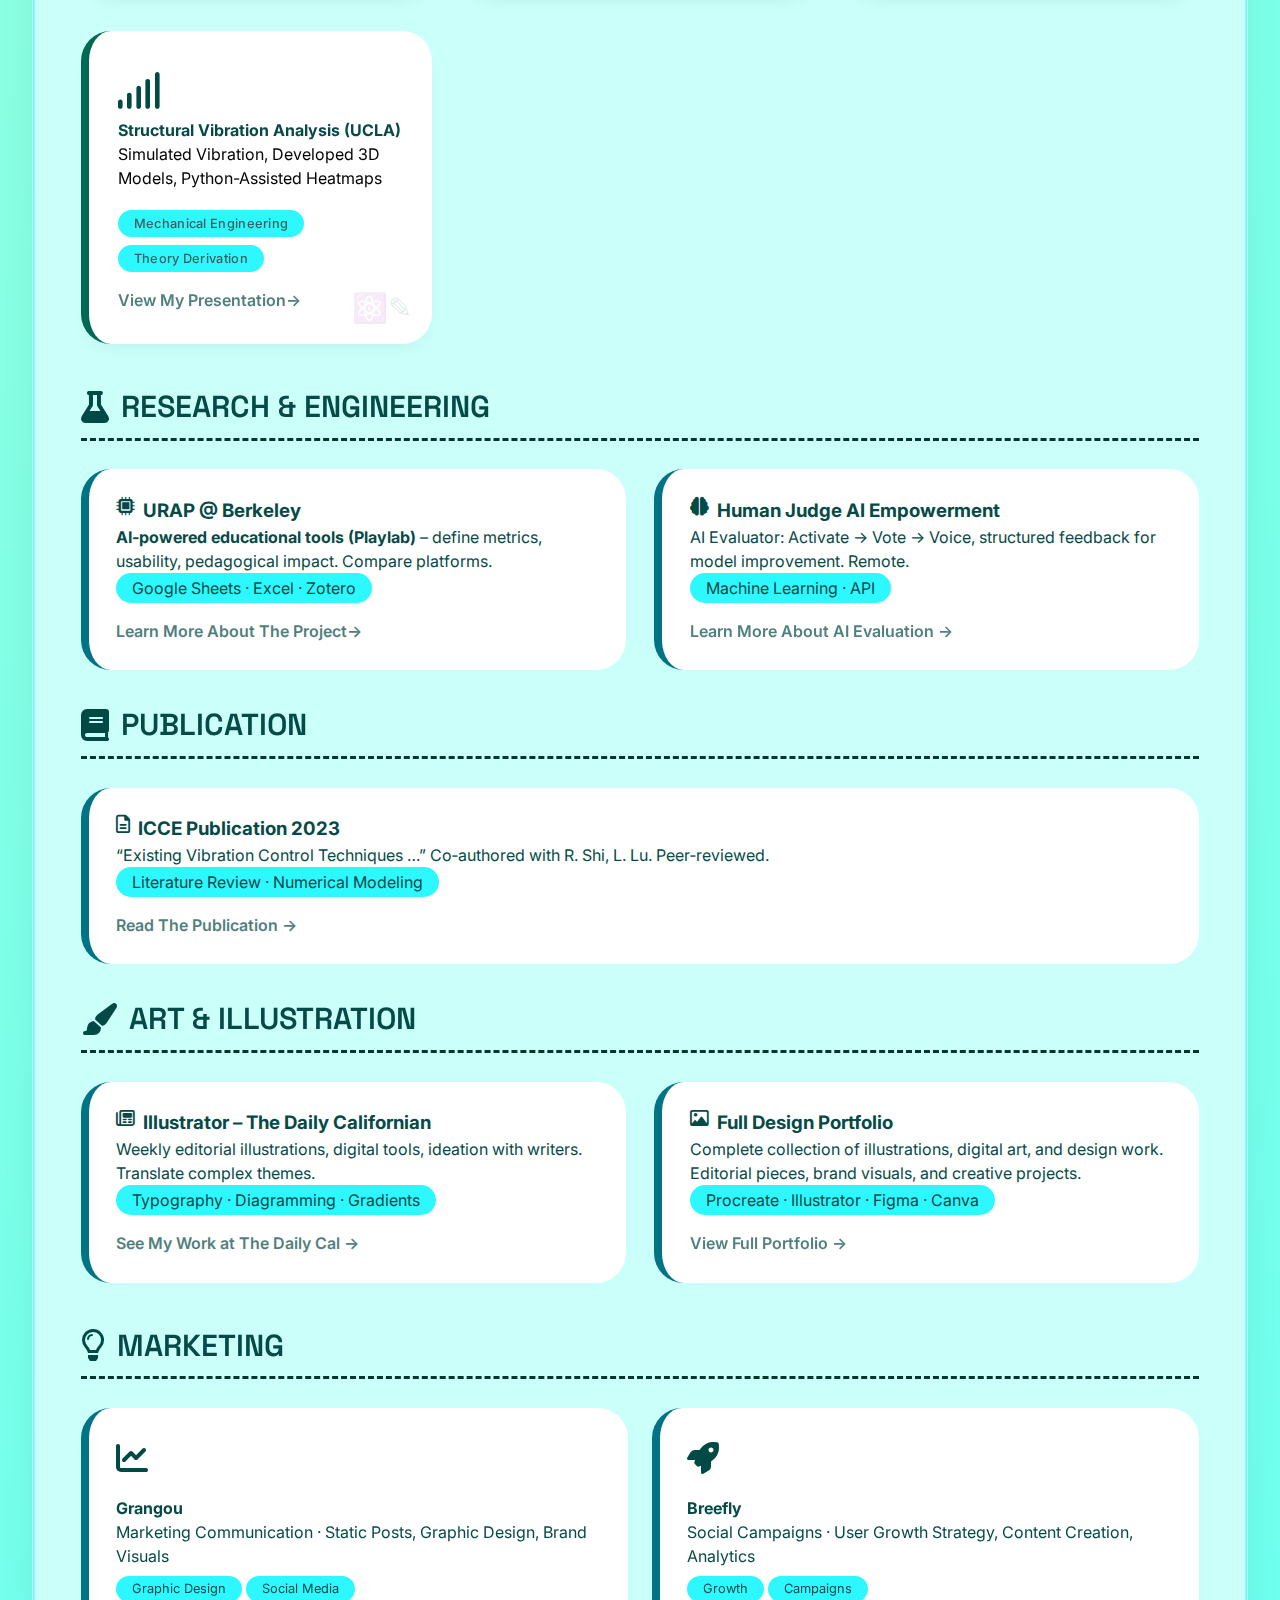
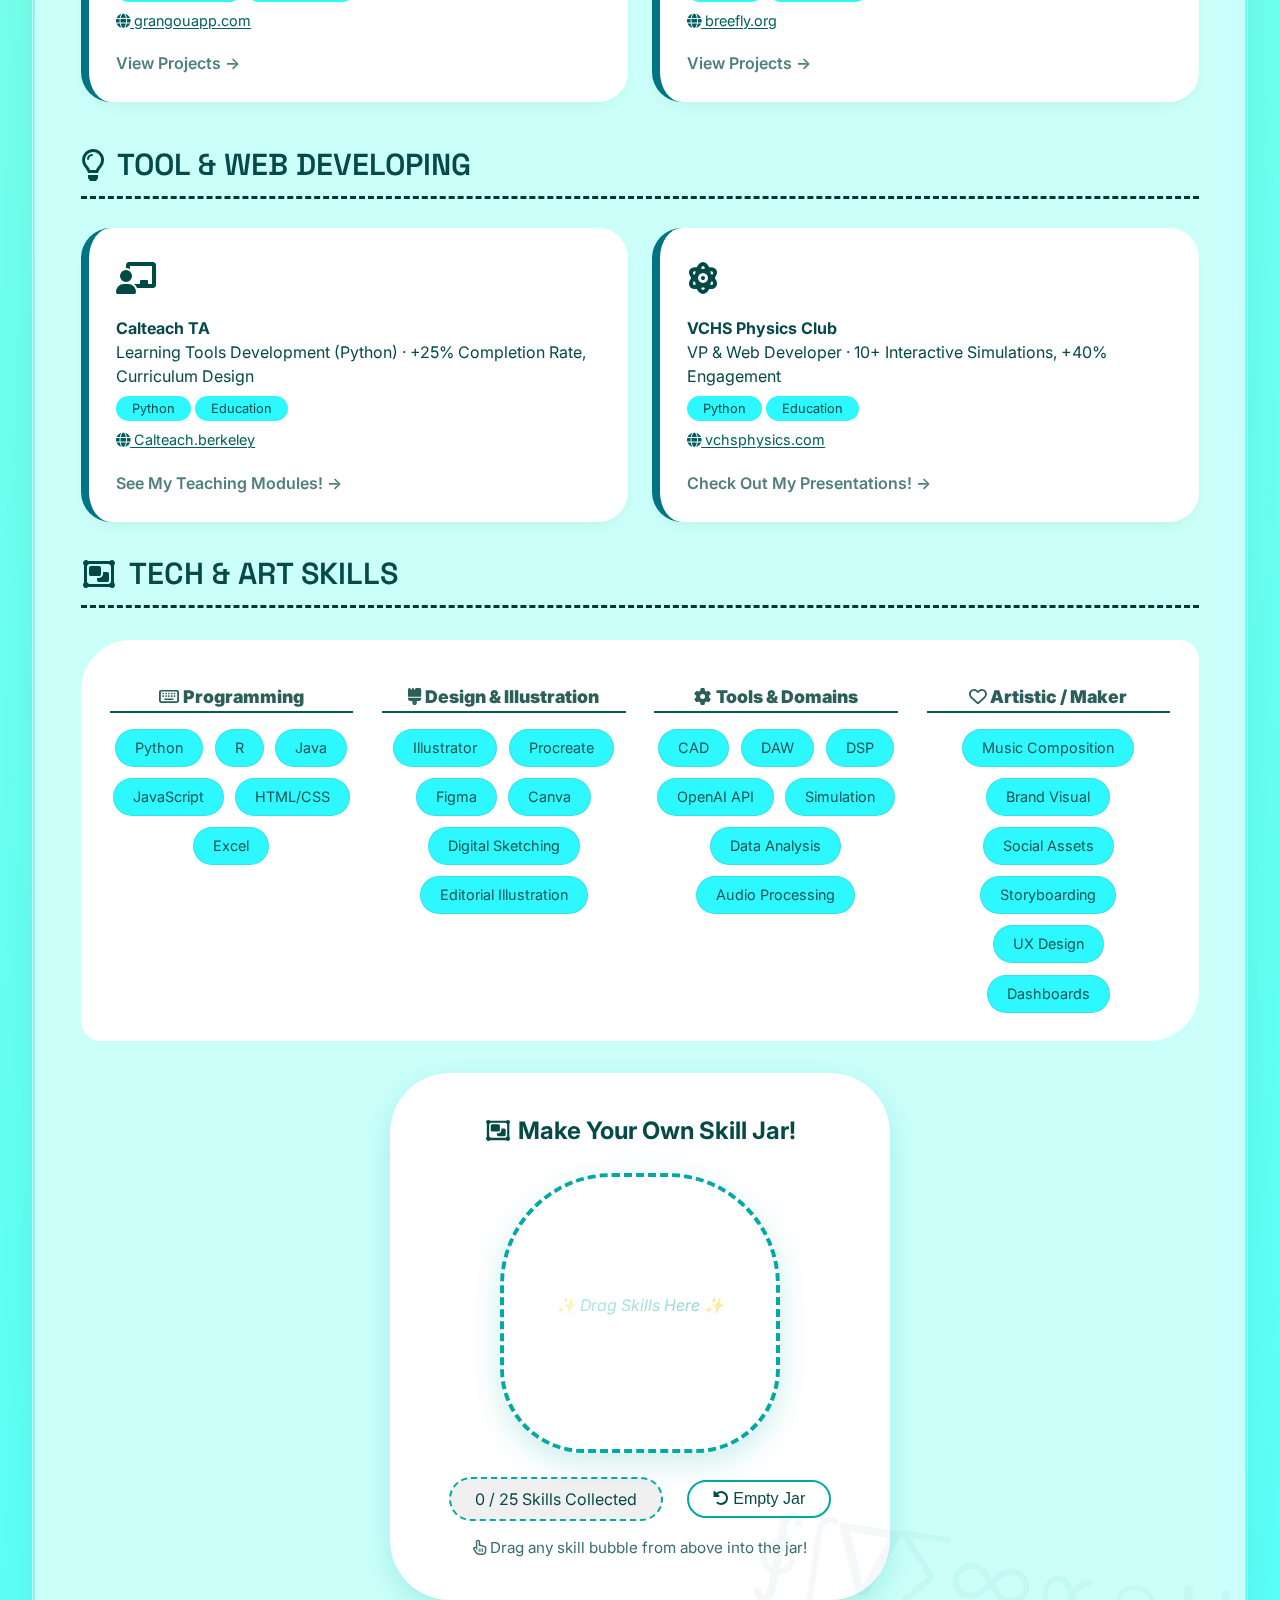
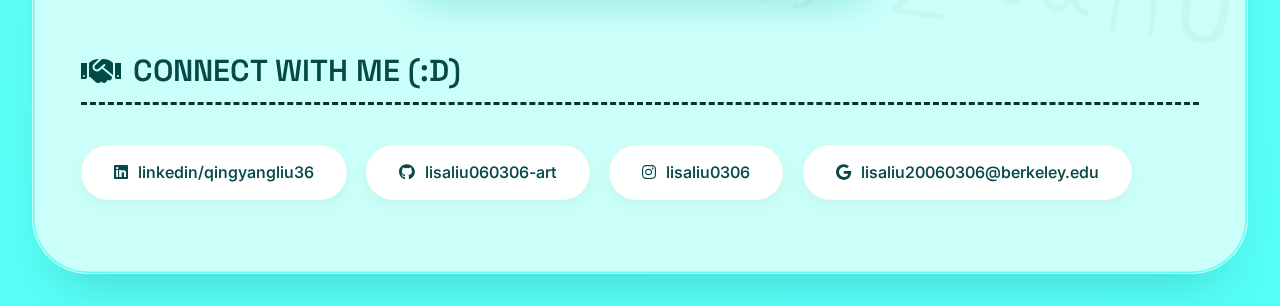
<file: reference.html>
<!DOCTYPE html>
<html lang="en">
<head>
  <meta charset="UTF-8">
  <meta name="viewport" content="width=device-width, initial-scale=1.0">
  <title>Lisa Liu · applied physics + art ✦ portfolio</title>
  <!-- Google Fonts: artistic & technical fusion -->
  <link href="https://fonts.googleapis.com/css2?family=Inter:wght@300;400;500;600;700&family=Space+Grotesk:wght@300;400;500;600&family=Caveat:wght@400..700&display=swap" rel="stylesheet">
  <!-- Font Awesome 6 (free) -->
  <link rel="stylesheet" href="https://cdnjs.cloudflare.com/ajax/libs/font-awesome/6.0.0/css/all.min.css">
  <style>
    /* ---------- global art-science fusion ---------- */
    * {
      margin: 0;
      padding: 0;
      box-sizing: border-box;
    }
    body {
      background: radial-gradient(circle at 10% 30%, #8dffe1 0%, #55fff9);
      font-family: 'Inter', sans-serif;
      line-height: 1.5;
      color: #054a47;
      min-height: 100vh;
      padding: 2rem;
      position: relative;
      overflow-x: hidden;
      display: flex;
      justify-content: center;
      align-items: center;
    }

    /* artistic animated background — hand-drawn feel */
    body::before {
      content: "✎✧⚛️🎨📐🎭";
      position: absolute;
      top: 3%;
      left: 2%;
      font-size: 7rem;
      opacity: 0.05;
      white-space: pre;
      transform: rotate(-5deg);
      font-family: 'Caveat', cursive;
      animation: drift 36s infinite linear;
      letter-spacing: 20px;
    }

    body::after {
      content: "∮∫∇∑∞∝∩∪";
      position: absolute;
      bottom: 5%;
      right: 3%;
      font-size: 6rem;
      opacity: 0.04;
      font-weight: 300;
      transform: rotate(8deg);
      animation: drift 42s infinite reverse;
    }

    @keyframes drift {
      0% { transform: translateX(0px) rotate(-5deg); }
      50% { transform: translateX(40px) rotate(3deg); }
      100% { transform: translateX(0px) rotate(-5deg); }
    }

    @keyframes float {
      0%, 100% { transform: translateY(0px) rotate(0deg); }
      50% { transform: translateY(-20px) rotate(4deg); }
    }

    @keyframes shimmer {
      0% { background-position: -1000px 0; }
      100% { background-position: 1000px 0; }
    }

    @keyframes fadeSlide {
      from { opacity: 0; transform: translateY(24px); }
      to { opacity: 1; transform: translateY(0); }
    }
    /* SIMPLE FUN ANIMATIONS */
  @keyframes bounce {
    0%, 100% { transform: translateY(0); }
    50% { transform: translateY(-8px); }
  }

  @keyframes wiggle {
    0%, 100% { transform: rotate(0deg); }
    25% { transform: rotate(3deg); }
    75% { transform: rotate(-3deg); }
  }

  @keyframes pop {
    0% { transform: scale(1); }
    50% { transform: scale(1.1); }
    100% { transform: scale(1); }
  }

  @keyframes spin {
    from { transform: rotate(0deg); }
    to { transform: rotate(360deg); }
  }

  @keyframes float {
    0%, 100% { transform: translateY(0px); }
    50% { transform: translateY(-10px); }
  }

  @keyframes rainbow {
    0% { color: #ff6b6b; }
    25% { color: #4ecdc4; }
    50% { color: #ffe66d; }
    75% { color: #ff9ff3; }
    100% { color: #ff6b6b; }
  }

  @keyframes pulse {
    0%, 100% { opacity: 1; }
    50% { opacity: 0.7; }
  }

  @keyframes shake {
    0%, 100% { transform: translateX(0); }
    25% { transform: translateX(-5px); }
    75% { transform: translateX(5px); }
  }

    /* ------ main card – softer, artistic glassmorphism ------ */
    .card {
      background: rgb(203, 255, 250);
      backdrop-filter: blur(14px);
      -webkit-backdrop-filter: blur(14px);
      border-radius: 56px 56px 56px 56px;
      padding: 2.8rem 3rem;
      max-width: 1300px;
      width: 100%;
      box-shadow: 0 30px 50px -25px rgba(10, 80, 70, 0.25),
                  inset 0 0 0 1.5px rgba(71, 255, 240, 0.854);
      border: 1px solid rgba(213, 255, 247, 0.5);
      position: relative;
      animation: fadeSlide 1.1s ease;
    }

    /* multicolor art deco top bar */
    .card::before {
      content: '';
      position: absolute;
      top: 0;
      left: 0;
      right: 0;
      height: 8px;
      background: linear-gradient(90deg, #1f7a74, #197e78, #ffffff, #1f7a74, #2df8ff);
      background-size: 300% 100%;
      animation: shimmer 10s infinite;
      border-radius: 56px 56px 0 0;
    }

    /* floating ink dots – artistic yet scientific */
    .floating-dots {
      position: absolute;
      inset: 0;
      pointer-events: none;
    }
    .dot {
      position: absolute;
      width: 10px;
      height: 10px;
      background: #2d8480;
      border-radius: 70% 30% 60% 40% / 50% 60% 40% 50%;
      opacity: 0.12;
      animation: float 14s infinite;
    }

    /* ------ table of contents (art + stem grid) ------ */
    .toc-wrapper {
      background: rgb(255, 255, 255);
      border-radius: 100px;
      padding: 0.8rem 1.8rem;
      margin-bottom: 2.5rem;
      backdrop-filter: blur(6px);
      display: inline-flex;
      flex-wrap: wrap;
      align-items: center;
      gap: 2rem;
      border: 1px dashed #3f9892;

    
    }
    .toc-item {
      display: flex;
      align-items: center;
      gap: 0.5rem;
      font-weight: 500;
      color: #00b4ab;
      transition: all 0.2s;
      text-decoration: none;
      color: #054a47;
      padding: 0.2rem 0;
      border-bottom: 2px solid transparent;
    }
    .toc-item i {
      color: #00a9a4  /* warm artistic accent */
      font-size 1.1rem;
    }
    .toc-item:hover {
      border-bottom-color: #1f7a74;
      transform: translateY(-2px);
    }

    /* ------ profile: Lisa Liu – artist & engineer ------ */
    .profile-header {
      display: flex;
      align-items: center;
      gap: 2.5rem;
      margin-bottom: 2rem;
      flex-wrap: wrap;
    }
    .profile-image-container {
      position: relative;
      width: 150px;
      height: 150px;
      border-radius: 40% 60% 65% 35% / 40% 45% 55% 60%;
      overflow: hidden;
      box-shadow: 0 20px 25px -10px rgba(30, 100, 90, 0.3);
      animation: morph 10s ease-in-out infinite;
      background: linear-gradient(145deg, #008a78, #ffffff);
      display: flex;
      align-items: center;
      justify-content: center;
      animation: float 5s ease-in-out infinite, morph 10s ease-in-out infinite !important;
    }
    @keyframes morph {
      0%,100% { border-radius: 40% 60% 65% 35% / 40% 45% 55% 60%; }
      25% { border-radius: 55% 45% 40% 60% / 55% 50% 50% 45%; }
      50% { border-radius: 30% 70% 50% 50% / 30% 60% 40% 70%; }
      75% { border-radius: 65% 35% 45% 55% / 55% 30% 70% 45%; }
    }
    .profile-image {
      width: 100%;
      height: 100%;
      object-fit: cover;
      transition: transform 0.6s ease;
    }
    .profile-image-container:hover .profile-image {
      transform: scale(1.1) rotate(3deg);
    }
    .name {
      font-size: 7rem !important;
      font-weight: 600 !important;
      letter-spacing: -0.02em;
      line-height: 1;
      font-family: 'Brush Script MT', cursive !important;
      background: linear-gradient(132deg, #3db8b2, #178287, #054a47, #004945, #46ebeb);
      background-clip: text;
      -webkit-text-fill-color: transparent;
      margin-bottom: 0.25rem;
      animation: bounce 3s ease-in-out infinite !important;
    }
    name {
    font-size: 15rem !important;
    font-weight: 900 !important; /* Maximum bold */
    font-family: 'Brush Script MT', cursive !important;
    letter-spacing: -0.02em;
    line-height: 1;
    background: linear-gradient(132deg, #004945, #12817f, #b4fefe);
    background-clip: text;
    -webkit-text-fill-color: transparent;
    text-shadow: 4px 4px 0 rgb(255, 255, 255); /* Extra bold effect */
    margin-bottom: 0.25rem;
}
    .badge-container {
      display: flex;
      gap: 0.9rem;
      flex-wrap: wrap;
    }
    .badge {
      background: linear-gradient(145deg, rgb(255, 255, 255), rgb(255, 255, 255));
      backdrop-filter: blur(3px);
      padding: 0.4rem 1.5rem;
      border-radius: 50px;
      font-size: 1rem;
      font-weight: 500;
      color: #054a47;
      border: 1px solid rgba(70, 120, 110, 0.25);
      display: inline-flex;
      align-items: center;
      gap: 8px;
      transition: all 0.3s ease;
    }
    .badge i {
      color: #00a9a4; /* artistic clay */
    }
    .badge:hover {
  animation: wiggle 0.5s ease;
  background: #0ae7ff !important;
  color: white;
  }

    /* --- about / bio – tailored exactly to resume --- */
    .bio-card {
      background: rgb(255, 255, 255);
      backdrop-filter: blur(4px);
      padding: 2rem 2.2rem;
      border-radius: 40px;
      margin: 2rem 0 2.2rem;
      border: 1px solid rgba(0, 134, 116, 0.8);
      box-shadow: 0 5px 20px -10px rgba(70, 90, 80, 0.1);
      border-left: 10px solid #046958;
      animation: pulse 4s ease-in-out infinite;
    }
    
    .highlight-text {
      font-size: 1.2rem;
      line-height: 1.7;
      color: #1e615c;
    }
    .signature {
      font-family: 'Caveat', cursive;
      font-size: 1.6rem;
      color: #03c4bd;
      margin-top: 0.6rem;

    }

    /* ------- multi‑page simulation (anchor links, sections) ------ */
    .page-section {
      scroll-margin-top: 2rem;
    }
    .section-title {
      font-size: 1.9rem;
      font-weight: 600;
      font-family: 'Space Grotesk', sans-serif;
      color: #054a47;
      display: flex;
      align-items: center;
      gap: 12px;
      border-bottom: 3px dashed #00382d;
      padding-bottom: 0.5rem;
      margin-bottom: 1.8rem;
    
    }
    .section-title i {
      background: #004945;
      background-clip: text;
      -webkit-text-fill-color: transparent;
      font-size: 2rem;
    }
  

    /* ---- education grid – from resume + artistic ---- */
    .education-grid {
      display: grid;
      grid-template-columns: repeat(auto-fit, minmax(190px, 1fr));
      gap: 1.5rem;
      border-left: 8px #004945;
      margin-bottom: 2.8rem;
    }
    .edu-item {
      background: rgb(255, 255, 255);
      padding: 1.5rem 1.2rem;
      border-radius: 28px;
      backdrop-filter: blur(2px);
      border: 1px solid rgba(0, 94, 89, 0.9);
      transition: all 0.3s cubic-bezier(0.23, 1, 0.32, 1);
      box-shadow: 0 10px 15px -12px rgba(60, 80, 70, 0.1);
    }
    .edu-item:hover {
      background: white;
      transform: scale(1.02) translateY(-6px);
      border-color: #3d9079;
    }
    .edu-icon {
      font-size: 2rem;
      margin-bottom: 0.8rem;
      color: #00605f;
    }

    /* ---------- PROJECTS: exactly from resume + creative twist ---------- */
    .project-cards {
      display: grid;
      grid-template-columns: repeat(auto-fit, minmax(270px, 1fr));
      gap: 2rem;
      margin-bottom: 1rem;
    }
    .project-card {
      background: white;
      border-radius: 30px;
      padding: 2rem 1.8rem;
      box-shadow: 0 8px 20px -12px rgba(50, 80, 70, 0.16);
      transition: all 0.25s ease;
      border-left: 8px solid #006853;
      position: relative;
      animation: float 6s ease-in-out infinite;
    }

    .project-card::after {
      content: "⚛️✎";
      position: absolute;
      bottom: 15px;
      right: 20px;
      font-size: 1.8rem;
      opacity: 0.1;
    }
    .project-card:hover {
      transform: translateY(-10px) scale(1.01);
      box-shadow: 0 30px 30px -20px rgba(34, 110, 100, 0.2);
      border-color: #ffffff;
    }
    .project-icon {
      font-size: 2.3rem;
      color: #004945;
    }
    .project-tags {
      display: flex;
      flex-wrap: wrap;
      gap: 0.5rem;
      margin-top: 1.2rem;
    }
    .tag {
      background:#2df8ff;
      padding: 0.25rem 1rem;
      border-radius: 30px;
      font-size: 0.8rem;
      color: #3d5e5a;
      font-weight: 500;
      letter-spacing: 0.3px;
    }
    .tag:hover {
      animation: shake 0.3s ease;
      background: #9bffe9;
      color: white;
    }

    /* ---------- SKILLS : technical + artistic (expanded from resume) ---------- */
      /* Updated Skills Section Styling - Match research card hover */
.skill-ecosystem {
  display: flex;
  flex-wrap: wrap;
  gap: 1.8rem;
  background: rgb(255, 255, 255);
  padding: 1.8rem;
  border-radius: 50px 20px 50px 20px;
  margin: 2rem 0;
}

.skill-cluster {
  flex: 1 1 200px;
}

.cluster-title {
  font-weight: 600;
  color: #2c5f5a;
  border-bottom: 2px solid #00604e;
  display: inline-block;
  margin-bottom: 1rem;
  font-size: 1.1rem;
  
}


.skill-cloud {
  display: flex;
  flex-wrap: wrap;
  gap: 0.7rem;
  justify-content: center;
}

.skill {
  background: #2df8ff;
  padding: 0.45rem 1.2rem;
  border-radius: 40px;
  font-size: 0.9rem;
  color: #1c534f;
  border: 1px solid rgba(98, 128, 120, 0.2);
  backdrop-filter: blur(2px);
  transition: all 0.3s ease;
  cursor: default;
  /* ADD THESE LINES for floating animation */
  animation: gentleFloat 8s ease-in-out infinite;
  display: inline-block; /* Ensures transform works properly */
  will-change: transform; /* Performance optimization */
}

/* Different animation speeds for variety - add this after your .skill class */
.skill:nth-child(odd) {
  animation: floatAround 10s ease-in-out infinite;
}

.skill:nth-child(3n) {
  animation-duration: 12s;
  animation-delay: -2s;
}

.skill:nth-child(5n+2) {
  animation-duration: 7s;
  animation-delay: -1s;
}
/* Hover effect - matches research card style (#2df8ff background) */
.skill:hover {
  transform: scale(1.1); /* This will work WITH your floating animation */
  margin: 0 5px; /* ADD THIS LINE */
  z-index: 10; /* ADD THIS LINE so scaled skills appear above others */
}

.skill:hover i {
  color: #000000 !important; /* Icon turns black on hover */
}

.skill i {
  margin-right: 6px;
  color: #00666a;
  transition: color 0.3s ease;
}
/* Add this CSS for bounce effect */
.skill {
  transition: transform 0.2s cubic-bezier(0.175, 0.885, 0.32, 1.275);
}

    /* ----- LINKS (github, linkedin, design, suno, etc) actual from resume ---- */
    .links-grid {
      display: flex;
      flex-wrap: wrap;
      gap: 1.2rem;
      margin: 2.5rem 0 1.5rem;
    }
    .link-tile {
      background: white;
      padding: 0.9rem 2rem;
      border-radius: 80px;
      text-decoration: none;
      color: #054a47;
      font-weight: 550;
      display: inline-flex;
      align-items: center;
      gap: 10px;
      box-shadow: 0 6px 14px rgba(70, 110, 100, 0.06);
      border: 1px solid rgba(255, 255, 240, 0.9);
      transition: all 0.35s;
    }
    .link-tile:hover {
      background: #1f7a74;
      color: white;
      transform: translateY(-5px) scale(1.04);
      border-color: #1f7a74;
    }
    .link-tile:hover i {
      color: white;
    }
    /* Add this to your <style> section */
.marketing-grid {
  display: grid;
  grid-template-columns: repeat(auto-fit, minmax(250px, 1fr));
  gap: 1.5rem;
  margin-top: 1rem;
}

.marketing-card {
  background: rgb(255, 255, 255);
  border-radius: 30px;
  padding: 1.7rem;
  transition: all 0.3s ease;
  cursor: pointer;
  position: relative;
  border-left: 8px solid #007484;
  box-shadow: 0 8px 20px -12px rgba(50, 80, 70, 0.16);
}

.marketing-card:hover {
  background: #2df8ff;
  transform: translateY(-8px) scale(1.02);
  box-shadow: 0 20px 30px -10px rgba(0, 0, 0, 0.15);
}

.marketing-card:hover h4,
.marketing-card:hover p,
.marketing-card:hover .marketing-tag {
  color: #000;
}

.marketing-card:hover .marketing-tag {
  background: white !important;
} 

.marketing-icon {
  font-size: 2rem;
  color: #004945;
  margin-bottom: 0.8rem;
}

.marketing-tag {
  background: #2df8ff;
  padding: 0.2rem 1rem;
  border-radius: 20px;
  display: inline-block;
  font-size: 0.8rem;
  margin-top: 0.5rem;
  transition: all 0.3s ease;
}

.learn-more-link {
  margin-top: 1rem;
  opacity: 0.7;
  transition: all 0.3s ease;
  font-weight: 600;
  display: inline-block;
}

.learn-more-link a {
  text-decoration: none;
  color: inherit;
}

.marketing-card:hover .learn-more-link {
  opacity: 1;
  transform: translateX(5px);
}

    /* ---- social & artistic contact ---- */
    .social-links {
      margin-top: 2rem;
      padding-top: 1.8rem;
      border-top: 2px dotted #b3aba1;
      display: flex;
      flex-wrap: wrap;
      gap: 1.3rem;
    }
    .social-item {
      display: flex;
      align-items: center;
      gap: 0.7rem;
      padding: 0.6rem 1.5rem;
      border-radius: 60px;
      background: rgba(255, 240, 230, 0.4);
      border: 1px solid rgba(150, 140, 130, 0.2);
      color: #1f5e5a;
      transition: 0.25s;
    }
    .social-item:hover {
      background: #fff3e6;
      border-color: #25ffed;
      transform: translateY(-3px);
    }

    /* ---- publication badge ---- */
    .publication-badge {
      background: #004945;
      border-radius: 18px;
      padding: 1.2rem 1.8rem;
      margin: 1.8rem 0;
      border-left: 8px solid #006853;
      font-style: italic;
    }

    /* --- table of contents / page anchors: multiple pages simulation --- */
    .page-indicator {
      display: flex;
      gap: 2rem;
      justify-content: flex-end;
      margin-bottom: 1rem;
      font-size: 0.95rem;
    }
    .page-pill {
      background: rgba(0, 255, 221, 0.4);
      padding: 0.4rem 1.2rem;
      border-radius: 40px;
      border: 1px solid #90b0aa;
      color: #075a54;
    }
        /* ===== SKILL JAR STYLES - ADD THIS ENTIRE SECTION HERE ===== */
    .skill-jar-container {
      display: flex;
      flex-direction: column;
      align-items: center;
      margin: 1rem 0 2rem 0;
      margin: 0 auto !important;
      width: 100%;
  
    }

    .skill-jar {
      width: 300px;
      height: 300px;
      background: rgba(255, 255, 255, 0.3);
      border: 4px dashed #00a9a4;
      border-radius: 40% 40% 30% 30%;
      position: relative;
      overflow: hidden;
      cursor: pointer;
      transition: all 0.3s ease;
      box-shadow: 0 10px 30px rgba(0, 169, 164, 0.2);
      backdrop-filter: blur(5px);
      margin: 0 auto !important;
    }

    .skill-jar:hover {
      transform: scale(1.02);
      border-color: #ffd700;
      box-shadow: 0 15px 40px rgba(255, 215, 0, 0.3);
    }

    .jar-liquid {
      position: absolute;
      bottom: 0;
      left: 0;
      width: 100%;
      height: 0%;
      background: linear-gradient(135deg, #00a9a4, #55fff9);
      transition: height 0.5s ease;
      opacity: 0.5;
      z-index: 1;
    }

    .jar-content {
      position: absolute;
      top: 50%;
      left: 50%;
      transform: translate(-50%, -50%);
      width: 90%;
      height: 90%;
      display: flex;
      flex-wrap: wrap;
      gap: 0.5rem;
      padding: 1rem;
      overflow-y: auto;
      z-index: 2;
    }

    .jar-placeholder {
      color: #00a9a4;
      font-style: italic;
      opacity: 0.7;
      text-align: center;
      width: 100%;
      margin-top: 40%;
    }

    .jar-shine {
      position: absolute;
      top: -50%;
      left: -50%;
      width: 200%;
      height: 200%;
      background: radial-gradient(circle at 30% 30%, rgba(255,255,255,0.8), transparent 70%);
      animation: shine 4s infinite;
      pointer-events: none;
      z-index: 3;
    }

    @keyframes shine {
      0%, 100% { transform: translate(0, 0) rotate(0deg); opacity: 0.3; }
      25% { transform: translate(5%, 5%) rotate(5deg); opacity: 0.5; }
      50% { transform: translate(-5%, -5%) rotate(-5deg); opacity: 0.3; }
    }

    .jar-stats {
      margin-top: 0.8rem;
      font-size: 0.9rem;
      color: #054a47;
      display: flex;
      gap: 0.8rem;
      align-items: center;
      flex-wrap: wrap;
      justify-content: center;
    }

    .reset-jar-btn {
      background: white;
      border: 2px solid #00a9a4;
      padding: 0.5rem 1.5rem;
      border-radius: 50px;
      font-size: 1rem;
      cursor: pointer;
      transition: all 0.3s ease;
      color: #054a47;
    }
    .cluster-title:last-of-type {
      display: block;
      width: 100%;
      text-align: center;
      margin-top: 1rem;
    }

    .reset-jar-btn:hover {
      background: #00a9a4;
      color: white;
      transform: translateY(-2px);
    }

    .collected-skill {
      background: #2df8ff !important;
      animation: popIn 0.3s cubic-bezier(0.175, 0.885, 0.32, 1.275);
      padding: 0.2rem 0.8rem;
      border-radius: 20px;
      font-size: 0.8rem;
      color: #000;
      border: 1px solid white;
    }

    @keyframes popIn {
      0% { transform: scale(0); }
      80% { transform: scale(1.1); }
      100% { transform: scale(1); }
    }

    @keyframes confettiFall {
      0% { transform: translateY(-100px) rotate(0deg); opacity: 1; }
      100% { transform: translateY(100vh) rotate(360deg); opacity: 0; }
    }
    /* ===== END SKILL JAR STYLES ===== */

    @media (max-width: 750px) {
      body { padding: 1rem; }
      .card { padding: 2rem; }
      .name { font-size: 3rem; }
    }
    /* ===== ALL CARDS FLOAT LIKE PROJECTS ===== */
.project-card,
.research-card,
.art-card,
.marketing-card,
.bio-card,
.skill-ecosystem,
.link-tile,
.social-item,
.badge,
.skill-jar,
.profile-image-container {
  animation: float 7s ease-in-out infinite;
  transition: all 0.3s ease;
}

/* Different timing for visual interest */
.project-card:nth-child(1) { animation-delay: 0s; }
.project-card:nth-child(2) { animation-delay: -1s; }
.project-card:nth-child(3) { animation-delay: -2s; }
.project-card:nth-child(4) { animation-delay: -3s; }
.research-card:nth-child(1) { animation-delay: -0.3s; }
.research-card:nth-child(2) { animation-delay: -1.3s; }
.art-card:nth-child(1) { animation-delay: -0.9s; }
.art-card:nth-child(2) { animation-delay: -1.9s; }
.marketing-card:nth-child(1) { animation-delay: -0.4s; }
.marketing-card:nth-child(2) { animation-delay: -1.4s; }
.link-tile:nth-child(1) { animation-delay: -0.2s; }
.link-tile:nth-child(2) { animation-delay: -1.2s; }
.link-tile:nth-child(3) { animation-delay: -2.2s; }
.link-tile:nth-child(4) { animation-delay: -3.2s; }
.social-item:nth-child(1) { animation-delay: -0.5s; }
.social-item:nth-child(2) { animation-delay: -1.5s; }
.social-item:nth-child(3) { animation-delay: -2.5s; }

/* Hover effects */
.project-card:hover,
.edu-item:hover,
.research-card:hover,
.art-card:hover,
.marketing-card:hover,
.bio-card:hover,
.link-tile:hover,
.social-item:hover,
.badge:hover,
.skill-jar:hover {
  animation: wiggle 0.5s ease !important;
  transform: translateY(-8px) scale(1.02);
  box-shadow: 0 20px 30px -10px rgba(105, 180, 255, 0.4);
  border-color: #aef7ff;
  z-index: 10;
}

  </style>
</head>
<script>
// Skill Jar Functionality
document.addEventListener('DOMContentLoaded', function() {
  const skills = document.querySelectorAll('.skill');
  const jar = document.getElementById('skillJar');
  const jarContent = document.getElementById('jarContent');
  const collectedSpan = document.getElementById('collectedCount');
  const totalSpan = document.getElementById('totalSkills');
  const liquid = document.querySelector('.jar-liquid');
  
  let collectedSkills = [];
  totalSpan.textContent = skills.length;
  
  // Make skills draggable
  skills.forEach(skill => {
    skill.setAttribute('draggable', 'true');
    
    skill.addEventListener('dragstart', function(e) {
      e.dataTransfer.setData('text/plain', this.textContent.trim());
      this.style.opacity = '0.5';
    });
    
    skill.addEventListener('dragend', function(e) {
      this.style.opacity = '1';
    });
  });
  
  // Jar drop zone
  jar.addEventListener('dragover', function(e) {
    e.preventDefault();
    this.style.transform = 'scale(1.05)';
    this.style.borderColor = '#ffd700';
  });
  
  jar.addEventListener('dragleave', function(e) {
    this.style.transform = '';
    this.style.borderColor = '#00a9a4';
  });
  
  jar.addEventListener('drop', function(e) {
    e.preventDefault();
    this.style.transform = '';
    
    const skillName = e.dataTransfer.getData('text/plain').trim();
    
    // Check if already collected
    if (!collectedSkills.includes(skillName)) {
      collectedSkills.push(skillName);
      
      // Add to jar
      const skillBadge = document.createElement('span');
      skillBadge.className = 'collected-skill';
      skillBadge.textContent = skillName;
      jarContent.appendChild(skillBadge);
      
      // Update counter
      collectedSpan.textContent = collectedSkills.length;
      
      // Fill liquid
      const percentage = (collectedSkills.length / skills.length) * 100;
      liquid.style.height = percentage + '%';
      
      // Remove placeholder if exists
      const placeholder = jarContent.querySelector('.jar-placeholder');
      if (placeholder) placeholder.remove();
      
      // Celebration effect
      createConfetti();
      
      // Remove original skill
      const original = Array.from(skills).find(s => s.textContent.trim() === skillName);
      if (original) {
        original.style.display = 'none';
      }
    }
    
    this.style.borderColor = '#00a9a4';
  });
  
  // Reset function
  window.resetJar = function() {
    collectedSkills = [];
    jarContent.innerHTML = '<span class="jar-placeholder">✨ drag skills here ✨</span>';
    collectedSpan.textContent = '0';
    liquid.style.height = '0%';
    
    // Show all skills again
    skills.forEach(skill => {
      skill.style.display = 'inline-block';
    });
    
    // Confetti poof
    createConfetti('🧹');
  };
  
  function createConfetti(emoji = '✨') {
    for (let i = 0; i < 20; i++) {
      const confetti = document.createElement('span');
      confetti.innerHTML = emoji;
      confetti.style.position = 'fixed';
      confetti.style.left = Math.random() * window.innerWidth + 'px';
      confetti.style.top = '-100px';
      confetti.style.fontSize = (Math.random() * 20 + 10) + 'px';
      confetti.style.pointerEvents = 'none';
      confetti.style.animation = `confettiFall ${1 + Math.random()}s ease-out forwards`;
      confetti.style.zIndex = '9999';
      document.body.appendChild(confetti);
      
      setTimeout(() => confetti.remove(), 2000);
    }
  }
});
</script>
</html>
</body>
</html>
  
  <!-- floating art + math dots -->
  <div class="floating-dots">
    <div class="dot" style="top: 8%; left: 10%;"></div>
    <div class="dot" style="top: 50%; right: 12%; animation-delay: 3s; background: #b9997a;"></div>
    <div class="dot" style="bottom: 15%; left: 18%; width: 14px; height: 14px;"></div>
    <div class="dot" style="bottom: 30%; right: 28%; background: #4f8b85;"></div>
  </div>

  <div class="card">
    <!-- ===== MULTI‑PAGE SIMULATION: TABLE OF CONTENTS (links to anchors) ===== -->
    <div class="page-indicator">
      <span class="page-pill"><i class="fa-regular fa-compass"></i> multi‑page view</span>
    </div>
    <div class="toc-wrapper">
  <a href="#about-lisa" class="toc-item"><i class="fa-regular fa-face-smile"></i> About</a></span>
  <a href="#education" class="toc-item"><i class="fa-solid fa-graduation-cap"></i> Education</a></span>
  <a href="#featured-projects" class="toc-item"><i class="fa-solid fa-flask"></i> Featured Projects</a></span>
  <!-- CHANGE THIS: Split into two separate items -->
  <a href="#research" class="toc-item"><i class="fa-solid fa-microscope"></i> Research</a>  <!-- New -->
  <a href="#art" class="toc-item"><i class="fa-solid fa-paintbrush"></i> Art</a>  <!-- New -->
  <a href="#skills" class="toc-item"><i class="fa-solid fa-wrench"></i> Skills</a>
  <a href="#connect" class="toc-item"><i class="fa-regular fa-paper-plane"></i> Connect</a>
</div>

    <!-- **** PROFILE HEADER – Lisa Liu (actual name) **** -->
    <div class="profile-header" id="about-lisa">
      <div class="profile-image-container">
        <!-- artistic portrait placeholder (abstract illustration) -->
    <svg class="profile-image" viewBox="0 0 100 100" fill="none">
    <!-- Face -->
      <circle cx="50" cy="40" r="26" fill="#FFFFFF" stroke="#DDDDDD" stroke-width="1.2"/>
      <!-- Body -->
      <path d="M22 78 L78 78 L68 48 L32 48 Z" fill="#FFFFFF" stroke="#DDDDDD" stroke-width="1"/>
      <!-- Nose area -->
      <circle cx="50" cy="40" r="9" fill="#00898B"/>
      <!-- Eyes (keep your signature teal) -->
      <circle cx="36" cy="34" r="3.5" fill="#2c5f5a"/>
      <circle cx="64" cy="34" r="3.5" fill="#2c5f5a"/>
      <!-- Mouth -->
      <path d="M44 47 L56 47 L53 54 L47 54 Z" fill="#00898B"/>
      <!-- Smile line -->
      <path d="M30 60 Q50 70, 70 60" stroke="#CCCCCC" stroke-width="2" fill="#ffffff"/>
  </svg>
      </div>
      <div class="name-title">
        <div class="name">Qingyang<span style="color:#55fff9;">(Lisa)</span>Liu</div>
        <div class="badge-container">
          <span class="badge"><i class="fa-solid fa-atom"></i> Mathematics & Science</span>
          <span class="badge"><i class="fa-solid fa-paintbrush"></i> Illustration + Design</span>
          <span class="badge"><i class="fa-solid fa-robot"></i> AI Research</span>
          <span class="badge"><i class="fa-solid fa-music"></i> Music/Composition</span>
        </div>
      </div>
    </div>

    <!-- **** ABOUT ME – tailored exactly from resume **** -->
    <div class="bio-card page-section" id="about"> 
      <div class="highlight-text">
        <i class="fa-solid fa-feather" style="color: #00b6b0; font-size: 1.7rem; float: left; margin-right: 15px;"></i>
        <h1 style="font-family: 'Brush Script MT', cursive; font-size: 50px;color: #00a9a4;"><i class="fa-solid fa-university"></i> UC Berkeley '29</h1>
            <strong>B.A. Applied Mathematics & Physics · Minors in Education & Data Science</strong> <br><br>
        ✦ Researcher · Developer · Educator · Artist · Musician<br>
        ✦ I build bridges between <span style="background:#55fff9; padding:0.2rem 0.8rem; border-radius:30px;">complex systems</span>, 
        <span style="background:#55fff9; padding:0.2rem 0.8rem; border-radius:30px;">AI‑assisted creation</span>, and 
        <span style="background:#55fff9; padding:0.2rem 0.8rem; border-radius:30px;">visual storytelling</span>.
        <div class="signature"><strong>— science meets art, iteratively —</strong></div>
      </div>
    </div>

    <!-- **** EDUCATION + relevant coursework (exact from resume) **** -->
    <div class="page-section" id="education">
      <div class="section-title"><i class="fa-regular fa-compass"></i> EDUCATION · INTERDISCIPLINARY CORE</div>
      <div class="education-grid">
        <div class="edu-item"><div class="edu-icon"><i class="fa-solid fa-square-root-variable"></i></div><h3>Applied Math</h3><p>Multivariable Calculus, Linear Algebra, Differential Equations, Discrete Math, Dynamics Systems</p></div>
        <div class="edu-item"><div class="edu-icon"><i class="fa-solid fa-flask"></i></div><h3>Physics</h3><p>Mechanics, E&M, Experimental Physics, Optics & Waves, Quantum Foundations</p></div>
        <div class="edu-item"><div class="edu-icon"><i class="fa-solid fa-database"></i></div><h3>Data Science</h3><p>Foundations of DS, Data Struct, R, Python, AI Metrics</p></div>
        <div class="edu-item"><div class="edu-icon"><i class="fa-solid fa-chalkboard"></i></div><h3>Education</h3><p>Calteach, Learning Tools Dev, Pedagogy Research</p></div>
      </div>
    </div>

    <!-- **** FEATURED PROJECTS – from resume (chess, suno, etc) **** -->
    <div class="page-section" id="featured-projects">
      <div class="section-title"><i class="fa-regular fa-star"></i> AI + FULL STACK + SIMULATION</div>
      <div class="project-cards">
        <!-- Replace the Chess Project Card with this -->
  <div class="project-card" onclick="window.open('https://github.com/lisaliu060306-art/webserver', '_blank')">
    <div class="project-icon"><i class="fa-solid fa-chess-board"></i></div>
    <h4>Full‑Stack Chess Web Server</h4>
    <p style="color:#000000;">Python, JavaScript, CSS, HTML · Browser UI, Move Validation, Real-Time Play Undo, Highlights, Reset.</p>
    <div class="project-tags">
      <span class="tag">github/lisaliu060306-art/webserver</span>
      <span class="tag">deployed</span>
    </div>
    <div class="learn-more" style="margin-top: 1rem;">
      <a href="https://github.com/lisaliu060306-art/webserver" target="_blank" rel="noopener noreferrer" onclick="event.stopPropagation();">
        View on GitHub →
      </a>
    </div>
  </div>

  <!-- Suno Music Card -->
  <div class="project-card" onclick="window.open('https://suno.com/@elizaliuartist', '_blank')">
    <div class="project-icon"><i class="fa-solid fa-music"></i></div>
    <h4>AI‑Assisted Music Pipeline</h4>
    <p style="color:#000000;">Suno + Python + DAW · signal processing, harmonics, 10+ compositions. Reproducible refinement.</p>
    <div class="project-tags">
      <span class="tag">suno.com/@elizaliuartist</span>
      <span class="tag">DSP</span>
      <span class="tag">DAW</span>
    </div>
    <div class="learn-more" style="margin-top: 1rem;">
      <a href="https://suno.com/@elizaliuartist" target="_blank" rel="noopener noreferrer" onclick="event.stopPropagation();">
        Listen to Compositions →
      </a>
    </div>
  </div>

  <!-- Wind Turbine Card (add your actual COSMOS link) -->
  <div class="project-card" onclick="window.open('https://drive.google.com/drive/folders/1-IGItxh8npIyaLLZKPBSp_hykcVDVfnz', '_blank')">
    <div class="project-icon"><i class="fa-solid fa-wind"></i></div>
    <h4>Wind Turbine Blade (COSMOS)</h4>
    <p style="color:#000000;">CAD, Aerodynamic Sim, 20+ Prototypes · Dashboards, 2nd place & Best Presentation.</p>
    <div class="project-tags">
      <span class="tag">Structural Engineering</span>
      <span class="tag">Data Visualization</span>
    </div>
    <div class="learn-more" style="margin-top: 1rem;">
      <a href="https://drive.google.com/drive/folders/1-IGItxh8npIyaLLZKPBSp_hykcVDVfnz" target="_blank" rel="noopener noreferrer" onclick="event.stopPropagation();">
        View Project →
      </a>
    </div>
  </div>

  <!-- Vibration Analysis Card -->
  <div class="project-card" onclick="window.open('https://docs.google.com/presentation/d/1KB7geH_uKAR0FVtk-LwEFnRPT3jv3pTq/edit?usp=drivesdk&ouid=101100003983991770605&rtpof=true&sd=true', '_blank')">
    <div class="project-icon"><i class="fa-solid fa-signal"></i></div>
    <h4>Structural Vibration Analysis (UCLA)</h4>
    <p style="color:#000000;">Simulated Vibration, Developed 3D Models, Python-Assisted Heatmaps</p>
    <div class="project-tags">
      <span class="tag">Mechanical Engineering</span>
      <span class="tag">Theory Derivation</span>
    </div>
    <div class="learn-more" style="margin-top: 1rem;">
      <a href="https://docs.google.com/presentation/d/1KB7geH_uKAR0FVtk-LwEFnRPT3jv3pTq/edit?usp=drivesdk&ouid=101100003983991770605&rtpof=true&sd=true" target="_blank" rel="noopener noreferrer" onclick="event.stopPropagation();">
        View My Presentation→
      </a>
    </div>
    </div>
  </div>
    <div style="margin-bottom: 2.5rem;"></div>

    <!-- **** RESEARCH & CREATIVE EXPERIENCE (illustrator, URAP, judge) **** -->
    <div class="page-section" id="research">
      <div class="section-title"><i class="fas fa-flask"></i> RESEARCH & ENGINEERING</div>
      <style>
    /* Add these styles in your head section or in a CSS file */
    .research-card {
      background: rgb(255, 255, 255);
      border-radius: 30px;
      padding: 1.7rem;
      transition: all 0.3s ease;
      cursor: pointer;
      position: relative;
      border-left: 8px solid #007484; 
    }
    
    .research-card:hover {
      background: #2df8ff;
      transform: translateY(-5px);
      box-shadow: 0 10px 25px rgba(0, 0, 0, 0.1);
    }
    
    .research-card:hover h3,
    .research-card:hover p,
    .research-card:hover .skill-tag {
      color: #000; /* Changes text to black for better contrast on turquoise */
    }
    
    .research-card:hover .skill-tag {
      background: white !important; /* Makes skill tags white on hover */
      color: #000 !important;
    }
    
    .research-card:hover .learn-more {
      opacity: 1;
      transform: translateX(5px);
    }
    
    .skill-tag {
      background: #2df8ff;
      padding: 0.2rem 1rem;
      border-radius: 20px;
      display: inline-block;
      transition: all 0.3s ease;
    }
    
    .learn-more {
      margin-top: 1rem;
      opacity: 0.7;
      transition: all 0.3s ease;
      display: inline-block;
      font-weight: 600;
    }
    
    .learn-more a {
      text-decoration: none;
      color: inherit;
    }
    
    .learn-more a:hover {
      text-decoration: underline;
    }
    
    /* Keep the original layout */
    .cards-grid {
      display: grid;
      grid-template-columns: 1fr 1fr;
      gap: 1.8rem;
    }
      .art-grid {
    display: grid;
    grid-template-columns: 1fr 1fr;
    gap: 1.8rem;
    margin-top: 0rem;
  }

  .art-card {
    background: rgb(255, 255, 255);
    border-radius: 30px;
    padding: 1.7rem;
    transition: all 0.3s ease;
    cursor: pointer;
    position: relative;
    border-left: 8px solid #007484;  /* Pink accent to distinguish from research */
  }

  .art-card:hover {
    background: #2df8ff;  /* Soft pink hover */
    transform: translateY(-5px);
    box-shadow: 0 10px 25px rgba(0, 0, 0, 0.1);
  }

  .art-card:hover h3,
  .art-card:hover p,
  .art-card:hover .skill-tag {
    color: #000;
  }

  .art-card:hover .skill-tag {
    background: white !important;
    color: #000 !important;
  }

  .art-card .learn-more {
    opacity: 0.7;
    transition: all 0.3s ease;
    display: inline-block;
    font-weight: 600;
  }
@keyframes gentleFloat {
  0% { transform: translateY(0px) translateX(0px); }
  25% { transform: translateY(-3px) translateX(1px); }
  50% { transform: translateY(-1px) translateX(-2px); }
  75% { transform: translateY(2px) translateX(1px); }
  100% { transform: translateY(0px) translateX(0px); }
}

/* Optional: faster, more energetic movement */
@keyframes floatAround {
  0% { transform: translate(0px, 0px) rotate(0deg); }
  33% { transform: translate(3px, -4px) rotate(1deg); }
  66% { transform: translate(-2px, 3px) rotate(-1deg); }
  100% { transform: translate(0px, 0px) rotate(0deg); }
}
  </style>

  <div class="cards-grid">
    <!-- URAP Card -->
    <div class="research-card" onclick="window.open('https://urapprojects.berkeley.edu/detail.php?id=19807-1', '_blank')">
      <h3 style="display: flex; gap: 8px; margin-top: 0;">
        <i class="fa-solid fa-microchip"></i> URAP @ Berkeley
      </h3>
      <p><strong>AI‑powered educational tools (Playlab)</strong> – define metrics, usability, pedagogical impact. Compare platforms.</p>
      <p><span class="skill-tag">Google Sheets · Excel · Zotero</span></p>
          <div class="learn-more">
            <a href="https://urapprojects.berkeley.edu/detail.php?id=19807-1" target="_blank" rel="noopener noreferrer">
              Learn More About The Project→
          </a>
        </div>
      </div>
      <div class="research-card" onclick="window.open('https://humanjudge.com/ai-reviews', '_blank')">
        <h3 style="display: flex; gap: 8px; margin-top: 0;">
          <i class="fa-solid fa-brain"></i> Human Judge AI Empowerment
        </h3>
        <p>AI Evaluator: Activate → Vote → Voice, structured feedback for model improvement. Remote.</p>
        <p><span class="skill-tag">Machine Learning · API</span></p>
        <div class="learn-more">
          <a href="https://humanjudge.com/ai-reviews" target="_blank" rel="noopener noreferrer">
            Learn More About AI Evaluation →
          </a>
        </div>
      </div>
    </div>
  <div class="page-section" id="publication">
  <div class="section-title" style="margin-top: 2rem;"><i class="fa-solid fa-book"></i> PUBLICATION</div>
      <div class="research-card" onclick="window.open('https://www.researchgate.net/publication/377738785_Existing_Vibration_Control_Techniques_Applied_in_Construction_and_Mechanical_Engineering', '_blank')">
        <h3 style="display: flex; gap: 8px; margin-top: 0;">
          <i class="fa-regular fa-file-lines"></i> ICCE Publication 2023
        </h3>
        <p>“Existing Vibration Control Techniques …” Co‑authored with R. Shi, L. Lu. Peer‑reviewed.</p>
        <p><span class="skill-tag">Literature Review · Numerical Modeling</span></p>
        <div class="learn-more">
          <a href="https://www.researchgate.net/publication/377738785_Existing_Vibration_Control_Techniques_Applied_in_Construction_and_Mechanical_Engineering" target="_blank" rel="noopener noreferrer">
            Read The Publication →
          </a>
        </div>
      </div>
    </div>
  </div>
  
  <div class="page-section" id="art">
  <div class="section-title" style="margin-top: 2rem;"><i class="fa-solid fa-paintbrush"></i> ART & ILLUSTRATION</div>
  <div class="art-grid">
    <!-- Daily Californian Card -->
    <div class="art-card" onclick="window.open('https://www.dailycal.org/', '_blank')">
      <h3 style="display: flex; gap: 8px; margin-top: 0;">
        <i class="fa-regular fa-newspaper"></i> Illustrator – The Daily Californian
      </h3>
      <p>Weekly editorial illustrations, digital tools, ideation with writers. Translate complex themes.</p>
      <p><span class="skill-tag">Typography · Diagramming · Gradients</span></p>
      <div class="learn-more">
        <a href="https://www.dailycal.org/" target="_blank" rel="noopener noreferrer">
          See My Work at The Daily Cal →
        </a>
      </div>
    </div>
    
    <!-- Art Portfolio Card -->
    <div class="art-card" onclick="window.open('https://drive.google.com/drive/folders/1-Dr3PRprQrZzKF76tb07MZlhTnDh-kWO', '_blank')">
      <h3 style="display: flex; gap: 8px; margin-top: 0;">
        <i class="fa-regular fa-image"></i> Full Design Portfolio
      </h3>
      <p>Complete collection of illustrations, digital art, and design work. Editorial pieces, brand visuals, and creative projects.</p>
      <p><span class="skill-tag">Procreate · Illustrator · Figma · Canva</span></p>
      <div class="learn-more">
        <a href="https://drive.google.com/drive/folders/1-Dr3PRprQrZzKF76tb07MZlhTnDh-kWO" target="_blank" rel="noopener noreferrer">
          View Full Portfolio →
        </a>
      </div>
    </div>
  </div>
</div>

<!-- Add spacing after art section -->
<div style="margin-bottom: 2.5rem;"></div>

<div style="margin: 2.5rem 0 1.8rem;">
  <div class="section-title"><i class="fa-regular fa-lightbulb"></i> MARKETING</div>
  
  <div class="marketing-grid">
    <!-- Grangou Card -->
    <div class="marketing-card" onclick="window.open('https://drive.google.com/drive/folders/1-mCa-quLFsM_Yic0m5b2vpUHRmtJ2TWm', '_blank')">
      <div class="marketing-icon"><i class="fa-solid fa-chart-line"></i></div>
      <h4>Grangou</h4>
      <p>Marketing Communication · Static Posts, Graphic Design, Brand Visuals</p>
      <span class="marketing-tag">Graphic Design</span>
      <span class="marketing-tag">Social Media</span>
      <div style="margin: 8px 0 4px 0; font-size: 0.9rem;">
    <a href="https://www.grangouapp.com/" target="_blank" rel="noopener noreferrer" style="color: #00605f; text-decoration: underline; text-underline-offset: 2px;" onclick="event.stopPropagation();">
      <i class="fa-solid fa-globe"></i> grangouapp.com
    </a>
  </div>
      <div class="learn-more-link">
        <a href="https://drive.google.com/drive/folders/1-mCa-quLFsM_Yic0m5b2vpUHRmtJ2TWm" target="_blank" rel="noopener noreferrer" onclick="event.stopPropagation();">
          View Projects →
        </a>
      </div>
    </div>
    
    <!-- Breefly Card -->
    <div class="marketing-card" onclick="window.open('https://drive.google.com/drive/folders/1-aKwT-u-VukGYVWeoaajeEa1ANKD6vt_', '_blank')">
      <div class="marketing-icon"><i class="fa-solid fa-rocket"></i></div>
      <h4>Breefly</h4>
      <p>Social Campaigns · User Growth Strategy, Content Creation, Analytics</p>
      <span class="marketing-tag">Growth</span>
      <span class="marketing-tag">Campaigns</span>
       <div style="margin: 8px 0 4px 0; font-size: 0.9rem;">
    <a href="https://breefly.org/" target="_blank" rel="noopener noreferrer" style="color: #00605f; text-decoration: underline; text-underline-offset: 2px;" onclick="event.stopPropagation();">
      <i class="fa-solid fa-globe"></i> breefly.org
    </a>
  </div>
      <div class="learn-more-link">
        <a href="https://drive.google.com/drive/folders/1-aKwT-u-VukGYVWeoaajeEa1ANKD6vt_" target="_blank" rel="noopener noreferrer" onclick="event.stopPropagation();">
          View Projects →
        </a>
      </div>
    </div>
  </div>
  <!-- TOOL & WEB DEVELOPING - FIXED FORMATTING -->
<div style="margin: 2.5rem 0 1.8rem;">
  <div class="section-title"><i class="fa-regular fa-lightbulb"></i> TOOL & WEB DEVELOPING</div>
  
  <!-- Add marketing-grid class to create 2-column layout -->
  <div class="marketing-grid">
    <!-- Calteach TA Card -->
    <div class="marketing-card" onclick="window.open('https://drive.google.com/drive/folders/109upCQ_lSOslcyL4YBJSTWCaMjLhCqeJ', '_blank')">
      <div class="marketing-icon"><i class="fa-solid fa-chalkboard-user"></i></div>
      <h4>Calteach TA</h4>
      <p>Learning Tools Development (Python) · +25% Completion Rate, Curriculum Design</p>
      <div>
        <span class="marketing-tag">Python</span>
        <span class="marketing-tag">Education</span>
        <div style="margin: 8px 0 4px 0; font-size: 0.9rem;">
      <a href="https://calteach.berkeley.edu/home" target="_blank" rel="noopener noreferrer" style="color: #00605f; text-decoration: underline; text-underline-offset: 2px;" onclick="event.stopPropagation();">
        <i class="fa-solid fa-globe"></i> Calteach.berkeley
      </a>
    </div>
  </div>
      <div class="learn-more-link">
        <a href="https://drive.google.com/drive/folders/109upCQ_lSOslcyL4YBJSTWCaMjLhCqeJ" target="_blank" rel="noopener noreferrer" onclick="event.stopPropagation();">
          See My Teaching Modules! →
        </a>
      </div>
    </div>
   
    <!-- VCHS Physics Club Card -->
    <div class="marketing-card" onclick="window.open('https://www.mobileapp.app/to/9TzKSCx?ref=cl', '_blank')">
      <div class="marketing-icon"><i class="fa-solid fa-atom"></i></div>
      <h4>VCHS Physics Club</h4>
      <p>VP & Web Developer · 10+ Interactive Simulations, +40% Engagement</p>
      <div>
        <span class="marketing-tag">Python</span>
        <span class="marketing-tag">Education</span>
        <div style="margin: 8px 0 4px 0; font-size: 0.9rem;">
      <a href=" https://vchsphysics.wixsite.com/vchsphysicsclub" target="_blank" rel="noopener noreferrer" style="color: #00605f; text-decoration: underline; text-underline-offset: 2px;" onclick="event.stopPropagation();">
        <i class="fa-solid fa-globe"></i> vchsphysics.com
      </a>
    </div>
  </div>
      <div class="learn-more-link">
        <a href="https://drive.google.com/drive/folders/102O3EUV03pBWY_tYsfuB6lH0hc-tugm9" target="_blank" rel="noopener noreferrer" onclick="event.stopPropagation();">
          Check Out My Presentations! →
        </a>
      </div>
    </div>
  </div>
</div>
    
    <!-- **** SKILLS: both tech + ARTISTIC (ceramics? illustration, DAW, Procreate, Figma) **** -->
    <div class="page-section" id="skills">
      <div class="section-title"><i class="fa-regular fa-object-group"></i> TECH & ART SKILLS </div>
      <div class="skill-ecosystem">
        <div class="skill-cluster">
          <span class="cluster-title"><i class="fa-regular fa-keyboard"></i> <b>Programming</span></b>
          <div class="skill-cloud">
            <span class="skill"> Python</span>
            <span class="skill">R</span>
            <span class="skill">Java</span>
            <span class="skill">JavaScript</span>
            <span class="skill">HTML/CSS</span>
            <span class="skill">Excel</span>
          </div>
        </div>
        <div class="skill-cluster">
          <span class="cluster-title"><i class="fa-solid fa-brush"></i> <b>Design & Illustration</span></b>
          <div class="skill-cloud">
            <span class="skill">Illustrator</span>
            <span class="skill">Procreate</span>
            <span class="skill">Figma</span>
            <span class="skill">Canva</span>
            <span class="skill">Digital Sketching</span>
            <span class="skill">Editorial Illustration</span>
            
          </div>
        </div>
        <div class="skill-cluster">
          <span class="cluster-title"><i class="fa-solid fa-gear"></i> <b>Tools & Domains</span></b>
          <div class="skill-cloud">
            <span class="skill">CAD</span><span class="skill">DAW</span><span class="skill">DSP</span>
            <span class="skill">OpenAI API</span><span class="skill">Simulation</span>
            <span class="skill">Data Analysis</span><span class="skill">Audio Processing</span>
          </div>
        </div>
        <div class="skill-cluster">
          <span class="cluster-title"><i class="fa-regular fa-heart"></i><b> Artistic / Maker</span></b>
          <div class="skill-cloud">
            <span class="skill">Music Composition</span><span class="skill">Brand Visual</span>
            <span class="skill">Social Assets</span><span class="skill">Storyboarding</span>
            <span class="skill">UX Design</span><span class="skill">Dashboards</span>
          </div>
        </div>
      </div>
    </div>
            <!-- Second row: Centered Skill Jar -->
          <div style="margin: 1rem 0 3rem 0; text-align: center;">
  <div style="background: white; padding: 2.5rem; border-radius: 60px; max-width: 500px; margin: 0 auto; box-shadow: 0 10px 30px rgba(0,169,164,0.2);">
    
    <div style="font-size: 1.5rem; color: #054a47; margin-bottom: 1.5rem;">
      <i class="fa-regular fa-object-group"></i> <b>Make Your Own Skill Jar!</b>
    </div>
    
    <div class="skill-jar-container" style="display: flex; flex-direction: column; align-items: center; margin: 0;">
      <!-- Jar -->
      <div class="skill-jar" id="skillJar" style="width: 280px; height: 280px; margin: 0 auto; position: relative;">
        <div class="jar-liquid"></div>
        <div class="jar-content" id="jarContent" style="display: flex; flex-wrap: wrap; gap: 0.5rem; padding: 1rem; align-content: flex-start; justify-content: center;">
          <span class="jar-placeholder" style="color: #00a9a4; font-style: italic; opacity: 0.7; text-align: center; width: 100%; margin-top: 40%;">
            ✨ Drag Skills Here ✨
          </span>
        </div>
        <div class="jar-shine"></div>
      </div>
      
      <!-- Collected count -->
      <div class="jar-stats" style="margin-top: 1.5rem; display: flex; gap: 1.5rem; align-items: center; justify-content: center; flex-wrap: wrap;">
        <span style="background: #f0f0f0; padding: 0.5rem 1.5rem; border-radius: 50px; border: 2px dashed #00a9a4; font-size: 1rem;">
          <span id="collectedCount">0</span> / <span id="totalSkills">0</span> Skills Collected
        </span>
        <button class="reset-jar-btn" onclick="resetJar()" style="background: white; border: 2px solid #00a9a4; padding: 0.5rem 1.5rem; border-radius: 50px; cursor: pointer; font-size: 1rem;">
          <i class="fa-solid fa-rotate-left"></i> Empty Jar
        </button>
      </div>
      
      <!-- Instructions -->
      <p style="color: #054a47; margin-top: 1rem; font-size: 0.95rem; opacity: 0.8;">
        <i class="fa-regular fa-hand-pointer"></i> Drag any skill bubble from above into the jar!
      </p>
    </div>
  </div>
</div>
   
    <!-- **** LINKS: github, linkedin, suno, design portfolio, etc – real from resume **** -->
   
    <!-- **** LINKS: github, linkedin, suno, design portfolio, etc – real from resume **** -->
    <div class="section-title"><i class="fas fa-handshake"></i>CONNECT WITH ME (:D)</div>
    <div class="links-grid" id="connect">
      <a href="https://linkedin.com/in/qingyangliu36" class="link-tile" target="_blank"><i class="fa-brands fa-linkedin"></i> linkedin/qingyangliu36</a>
      <a href="https://github.com/lisaliu060306-art" class="link-tile" target="_blank"><i class="fa-brands fa-github"></i> lisaliu060306-art</a>
      <a href="https://www.instagram.com/lisaliu0306/" class="link-tile" target="_blank"><i class="fa-brands fa-instagram"></i> lisaliu0306</a>
      <a href="mailto:lisaliu20060306@berkeley.edu" class="link-tile"><i class="fa-brands fa-google"></i> lisaliu20060306@berkeley.edu</a>
    </div>
</file>
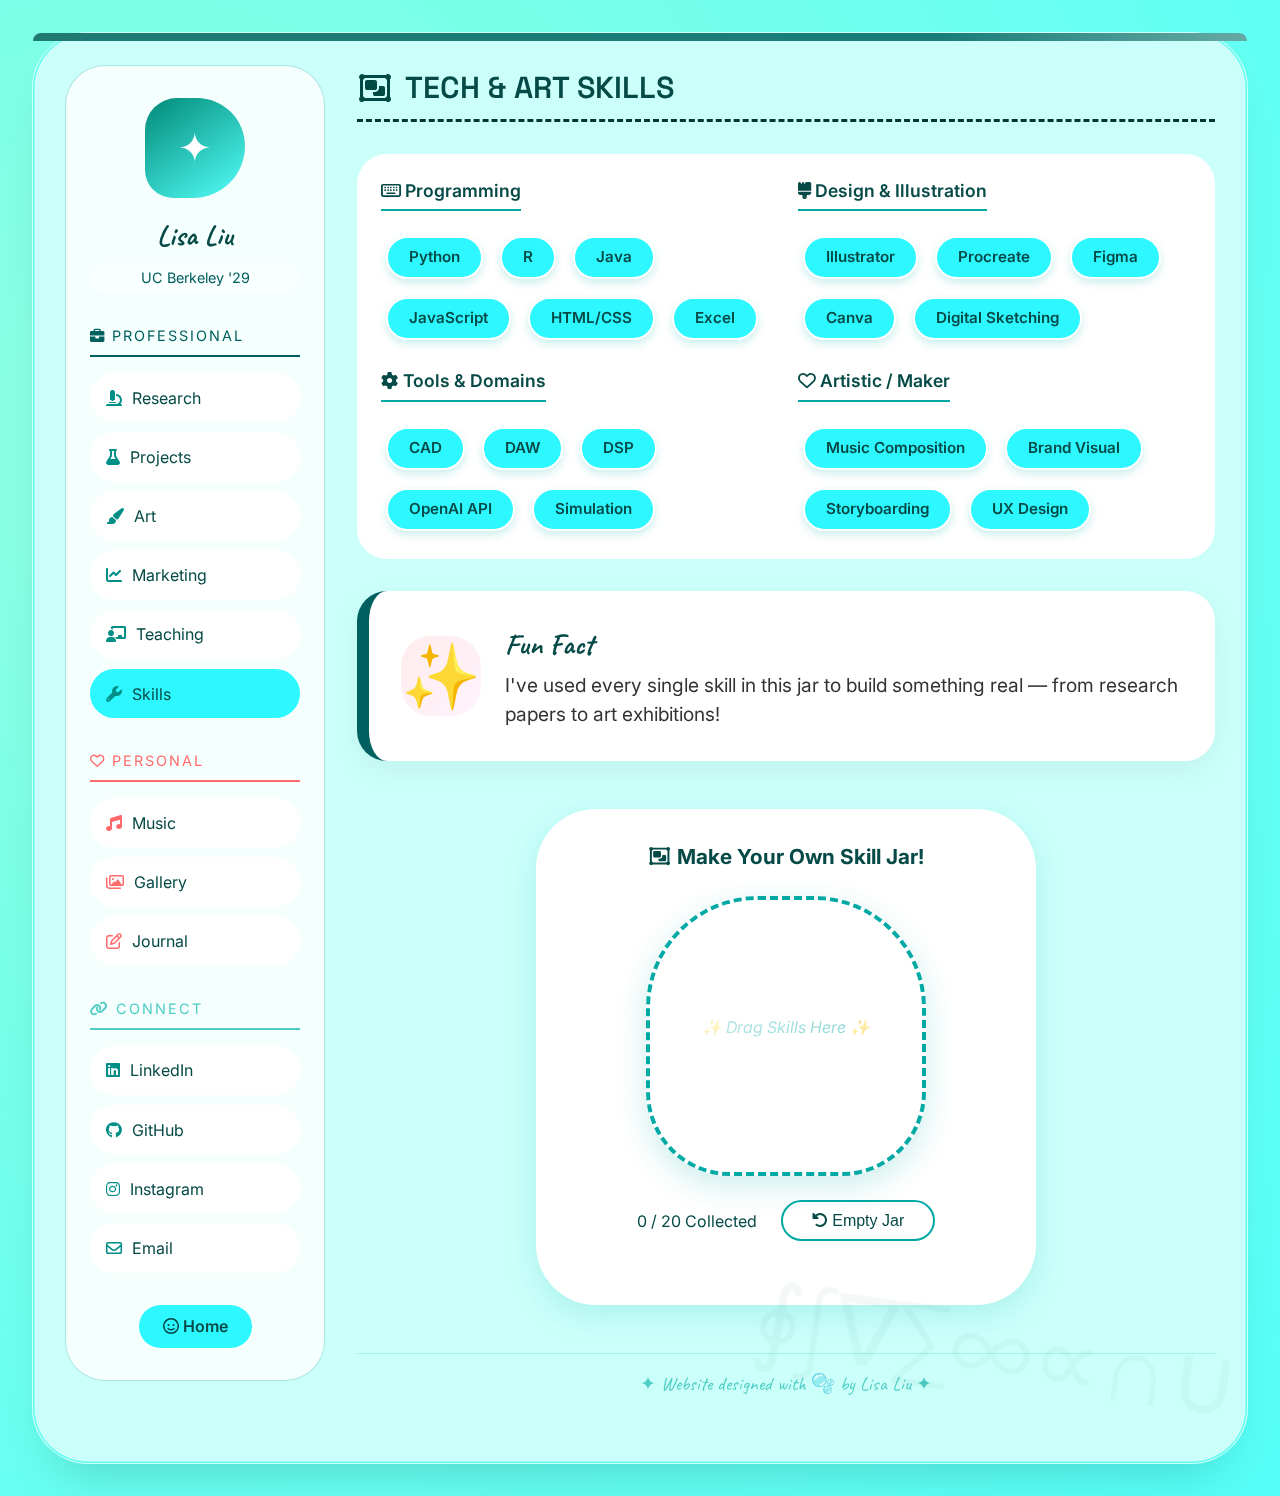
<file: skills.html>
<!DOCTYPE html>
<html lang="en">
<head>
  <meta charset="UTF-8">
  <meta name="viewport" content="width=device-width, initial-scale=1.0">
  <title>Lisa Liu · skills ✦ portfolio</title>
  <link href="https://fonts.googleapis.com/css2?family=Inter:wght@300;400;500;600;700&family=Space+Grotesk:wght@300;400;500;600&family=Caveat:wght@400..700&display=swap" rel="stylesheet">
  <link rel="stylesheet" href="https://cdnjs.cloudflare.com/ajax/libs/font-awesome/6.0.0/css/all.min.css">
  <link rel="stylesheet" href="style.css">
  <style>
    .nav-link { padding: 0.8rem 1rem; border-radius: 30px; background: white; display: flex; align-items: center; gap: 10px; text-decoration: none; color: #054a47; transition: all 0.3s; }
    .nav-link:hover { background: #2df8ff; transform: translateX(5px); }
    .section-header { font-size: 0.9rem; text-transform: uppercase; letter-spacing: 2px; margin-bottom: 1rem; border-bottom: 2px solid; padding-bottom: 0.5rem; }
    
    /* ===== SKILL JAR STYLES ===== */
    .skill-jar-container {
      display: flex;
      flex-direction: column;
      align-items: center;
      margin: 1rem 0 2rem 0;
    }

    .skill-jar {
      width: 280px;
      height: 280px;
      background: rgba(255, 255, 255, 0.3);
      border: 4px dashed #00a9a4;
      border-radius: 40% 40% 30% 30%;
      position: relative;
      overflow: hidden;
      cursor: pointer;
      transition: all 0.3s ease;
      box-shadow: 0 10px 30px rgba(0, 169, 164, 0.2);
      backdrop-filter: blur(5px);
      margin: 0 auto;
    }

    .skill-jar:hover {
      transform: scale(1.02);
      border-color: #ffd700;
      box-shadow: 0 15px 40px rgba(255, 215, 0, 0.3);
    }

    .jar-liquid {
      position: absolute;
      bottom: 0;
      left: 0;
      width: 100%;
      height: 0%;
      background: linear-gradient(135deg, #00a9a4, #55fff9);
      transition: height 0.5s ease;
      opacity: 0.5;
      z-index: 1;
    }

    .jar-content {
      position: absolute;
      top: 50%;
      left: 50%;
      transform: translate(-50%, -50%);
      width: 90%;
      height: 90%;
      display: flex;
      flex-wrap: wrap;
      gap: 0.5rem;
      padding: 1rem;
      overflow-y: auto;
      z-index: 2;
      justify-content: center;
      align-content: flex-start;
    }

    .jar-placeholder {
      color: #00a9a4;
      font-style: italic;
      opacity: 0.7;
      text-align: center;
      width: 100%;
      margin-top: 40%;
    }

    .jar-shine {
      position: absolute;
      top: -50%;
      left: -50%;
      width: 200%;
      height: 200%;
      background: radial-gradient(circle at 30% 30%, rgba(255,255,255,0.8), transparent 70%);
      animation: shine 4s infinite;
      pointer-events: none;
      z-index: 3;
    }

    @keyframes shine {
      0%, 100% { transform: translate(0, 0) rotate(0deg); opacity: 0.3; }
      25% { transform: translate(5%, 5%) rotate(5deg); opacity: 0.5; }
      50% { transform: translate(-5%, -5%) rotate(-5deg); opacity: 0.3; }
    }

    .jar-stats {
      margin-top: 1.5rem;
      font-size: 1rem;
      color: #054a47;
      display: flex;
      gap: 1.5rem;
      align-items: center;
      flex-wrap: wrap;
      justify-content: center;
    }

    .reset-jar-btn {
      background: white;
      border: 2px solid #00a9a4;
      padding: 0.6rem 1.8rem;
      border-radius: 50px;
      font-size: 1rem;
      cursor: pointer;
      transition: all 0.3s ease;
      color: #054a47;
      font-weight: 500;
    }

    .reset-jar-btn:hover {
      background: #00a9a4;
      color: white;
      transform: translateY(-2px);
    }

    .collected-skill {
      background: #2df8ff !important;
      animation: popIn 0.3s cubic-bezier(0.175, 0.885, 0.32, 1.275);
      padding: 0.3rem 1rem;
      border-radius: 30px;
      font-size: 0.9rem;
      color: #054a47;
      border: 1px solid white;
      font-weight: 500;
      box-shadow: 0 2px 8px rgba(0,0,0,0.1);
    }

    @keyframes popIn {
      0% { transform: scale(0); }
      80% { transform: scale(1.1); }
      100% { transform: scale(1); }
    }

    .skill {
      background: #2df8ff;
      padding: 0.45rem 1.2rem;
      border-radius: 40px;
      font-size: 0.9rem;
      color: #054a47;
      border: 1px solid rgba(98, 128, 120, 0.2);
      backdrop-filter: blur(2px);
      transition: all 0.3s ease;
      cursor: grab;
      display: inline-block;
      margin: 0.2rem;
      font-weight: 500;
      box-shadow: 0 2px 5px rgba(0,0,0,0.05);
    }

    .skill:hover {
      transform: scale(1.05);
      background: #00a9a4;
      color: white;
      box-shadow: 0 5px 15px rgba(0,169,164,0.3);
    }

    .cluster-title {
      font-weight: 600;
      color: #054a47;
      font-size: 1.1rem;
      display: inline-block;
      margin-bottom: 0.8rem;
      border-bottom: 2px solid #00a9a4;
      padding-bottom: 0.3rem;
    }
  </style>
</head>
<body>
  <div class="floating-dots">
    <div class="dot" style="top: 8%; left: 10%;"></div>
    <div class="dot" style="top: 50%; right: 12%;"></div>
  </div>

  <div class="card" style="display: flex; gap: 2rem; padding: 2rem; max-width: 1400px;">
    
    <!-- LEFT SIDE COLUMN - NAVIGATION -->
    <div style="flex: 0 0 260px; background: rgba(255, 255, 255, 0.8); backdrop-filter: blur(10px); border-radius: 40px; padding: 2rem 1.5rem; height: fit-content; border: 1px solid rgba(0, 169, 164, 0.3);">
      
      <div style="text-align: center; margin-bottom: 2rem;">
        <div style="width: 100px; height: 100px; border-radius: 40% 60% 65% 35%; background: linear-gradient(145deg, #008a78, #55fff9); margin: 0 auto 1rem; display: flex; align-items: center; justify-content: center; font-size: 2.5rem; color: white;">✦</div>
        <h3 style="font-family: 'Caveat', cursive; font-size: 1.8rem; color: #054a47; margin: 0;">Lisa Liu</h3>
        <div style="font-size: 0.9rem; color: #00605f; background: rgba(255,255,255,0.5); padding: 0.3rem; border-radius: 20px; margin-top: 0.3rem;">UC Berkeley '29</div>
      </div>

      <div style="margin-bottom: 2rem;">
        <div class="section-header" style="color: #00605f; border-bottom-color: #00605f;">
          <i class="fa-solid fa-briefcase"></i> Professional
        </div>
        <div style="display: flex; flex-direction: column; gap: 0.6rem;">
          <a href="research.html" class="nav-link"><i class="fa-solid fa-microscope"></i> Research</a>
          <a href="projects.html" class="nav-link"><i class="fa-solid fa-flask"></i> Projects</a>
          <a href="art.html" class="nav-link"><i class="fa-solid fa-paintbrush"></i> Art</a>
          <a href="marketing.html" class="nav-link"><i class="fa-solid fa-chart-line"></i> Marketing</a>
          <a href="teaching.html" class="nav-link"><i class="fa-solid fa-chalkboard-user"></i> Teaching</a>
          <a href="skills.html" class="nav-link" style="background: #2df8ff;"><i class="fa-solid fa-wrench"></i> Skills</a>
        </div>
      </div>

      <div style="margin-bottom: 2rem;">
        <div class="section-header" style="color: #ff6b6b; border-bottom-color: #ff6b6b;">
          <i class="fa-regular fa-heart"></i> Personal
        </div>
        <div style="display: flex; flex-direction: column; gap: 0.6rem;">
          <a href="music.html" class="nav-link"><i class="fa-solid fa-music"></i> Music</a>
          <a href="gallery.html" class="nav-link"><i class="fa-regular fa-images"></i> Gallery</a>
          <a href="journal.html" class="nav-link"><i class="fa-regular fa-pen-to-square"></i> Journal</a>
        </div>
      </div>

      <div>
        <div class="section-header" style="color: #4ecdc4; border-bottom-color: #4ecdc4;">
          <i class="fa-solid fa-link"></i> Connect
        </div>
        <div style="display: flex; flex-direction: column; gap: 0.6rem;">
          <a href="https://linkedin.com/in/qingyangliu36" class="nav-link" target="_blank"><i class="fa-brands fa-linkedin"></i> LinkedIn</a>
          <a href="https://github.com/lisaliu060306-art" class="nav-link" target="_blank"><i class="fa-brands fa-github"></i> GitHub</a>
          <a href="https://www.instagram.com/lisaliu0306/" class="nav-link" target="_blank"><i class="fa-brands fa-instagram"></i> Instagram</a>
          <a href="mailto:lisaliu20060306@berkeley.edu" class="nav-link"><i class="fa-regular fa-envelope"></i> Email</a>
        </div>
      </div>

      <div style="text-align: center; margin-top: 2rem;">
        <a href="index.html" style="display: inline-block; padding: 0.6rem 1.5rem; background: #2df8ff; color: #054a47; border-radius: 40px; text-decoration: none; font-weight: 600;">
          <i class="fa-regular fa-face-smile"></i> Home
        </a>
      </div>
    </div>

    <!-- RIGHT SIDE - SKILLS CONTENT -->
    <div style="flex: 1;">
      <div class="section-title"><i class="fa-regular fa-object-group"></i> TECH & ART SKILLS</div>
      
      <div class="skill-ecosystem" style="background: white; padding: 1.5rem; border-radius: 30px;">
        <div style="display: grid; grid-template-columns: repeat(2, 1fr); gap: 1.5rem;">
          <div>
            <span class="cluster-title"><i class="fa-regular fa-keyboard"></i> Programming</span>
            <div style="display: flex; flex-wrap: wrap; gap: 0.5rem; margin-top: 0.5rem;">
              <span class="skill">Python</span><span class="skill">R</span><span class="skill">Java</span>
              <span class="skill">JavaScript</span><span class="skill">HTML/CSS</span><span class="skill">Excel</span>
            </div>
          </div>
          
          <div>
            <span class="cluster-title"><i class="fa-solid fa-brush"></i> Design & Illustration</span>
            <div style="display: flex; flex-wrap: wrap; gap: 0.5rem; margin-top: 0.5rem;">
              <span class="skill">Illustrator</span><span class="skill">Procreate</span><span class="skill">Figma</span>
              <span class="skill">Canva</span><span class="skill">Digital Sketching</span>
            </div>
          </div>
          
          <div>
            <span class="cluster-title"><i class="fa-solid fa-gear"></i> Tools & Domains</span>
            <div style="display: flex; flex-wrap: wrap; gap: 0.5rem; margin-top: 0.5rem;">
              <span class="skill">CAD</span><span class="skill">DAW</span><span class="skill">DSP</span>
              <span class="skill">OpenAI API</span><span class="skill">Simulation</span>
            </div>
          </div>
          
          <div>
            <span class="cluster-title"><i class="fa-regular fa-heart"></i> Artistic / Maker</span>
            <div style="display: flex; flex-wrap: wrap; gap: 0.5rem; margin-top: 0.5rem;">
              <span class="skill">Music Composition</span><span class="skill">Brand Visual</span>
              <span class="skill">Storyboarding</span><span class="skill">UX Design</span>
            </div>
          </div>
        </div>
      </div>
      <!-- FUN FACT SECTION -->
      <div style="background: white; border-radius: 30px; padding: 2rem; margin: 2rem 0; border-left: 12px solid #00605f; box-shadow: 0 10px 30px rgba(0,0,0,0.05);">
        <div style="display: flex; align-items: center; gap: 1.5rem; flex-wrap: wrap;">
          <div style="font-size: 4rem; background: linear-gradient(135deg, #ff6b6b20, #ff9ff320); width: 80px; height: 80px; border-radius: 30px; display: flex; align-items: center; justify-content: center;">
            ✨
          </div>
          <div style="flex: 1;">
            <h3 style="color: #054a47; font-size: 1.8rem; margin-bottom: 0.3rem; font-family: 'Caveat', cursive;">Fun Fact</h3>
            <p style="color: #333; font-size: 1.2rem; line-height: 1.5;">I've used every single skill in this jar to build something real — from research papers to art exhibitions!</p>
          </div>
        </div>
      </div>


      <!-- SKILL JAR -->
      <div style="margin: 3rem 0; text-align: center;">
        <div style="background: white; padding: 2rem; border-radius: 60px; max-width: 500px; margin: 0 auto; box-shadow: 0 10px 30px rgba(0,169,164,0.15);">
          <div style="font-size: 1.3rem; color: #054a47; margin-bottom: 1.5rem;">
            <i class="fa-regular fa-object-group"></i> <b>Make Your Own Skill Jar!</b>
          </div>
          
          <div class="skill-jar-container">
            <div class="skill-jar" id="skillJar">
              <div class="jar-liquid"></div>
              <div class="jar-content" id="jarContent">
                <span class="jar-placeholder">✨ Drag Skills Here ✨</span>
              </div>
              <div class="jar-shine"></div>
            </div>
            
            <div class="jar-stats">
              <span><span id="collectedCount">0</span> / <span id="totalSkills">0</span> Collected</span>
              <button class="reset-jar-btn" onclick="resetJar()"><i class="fa-solid fa-rotate-left"></i> Empty Jar</button>
            </div>
          </div>
        </div>
      </div>
      
      <!-- Website Footer -->
      <div style="text-align: center; font-family: 'Caveat', cursive; font-size: 1.2rem; color: #4ecdc4; margin-top: 2rem; padding: 1rem 1rem 2rem; border-top: 1px solid rgba(78, 205, 196, 0.3); width: 100%;">
        ✦ Website designed with 🫧 by Lisa Liu ✦
      </div>
    </div>
  </div>

  <script>
    document.addEventListener('DOMContentLoaded', function() {
      const skills = document.querySelectorAll('.skill');
      const jar = document.getElementById('skillJar');
      const jarContent = document.getElementById('jarContent');
      const collectedSpan = document.getElementById('collectedCount');
      const totalSpan = document.getElementById('totalSkills');
      const liquid = document.querySelector('.jar-liquid');
      
      let collectedSkills = [];
      totalSpan.textContent = skills.length;
      
      skills.forEach(skill => {
        skill.setAttribute('draggable', 'true');
        skill.addEventListener('dragstart', function(e) {
          e.dataTransfer.setData('text/plain', this.textContent.trim());
          this.style.opacity = '0.5';
        });
        skill.addEventListener('dragend', function(e) {
          this.style.opacity = '1';
        });
      });
      
      jar.addEventListener('dragover', function(e) {
        e.preventDefault();
        this.style.transform = 'scale(1.05)';
        this.style.borderColor = '#ffd700';
      });
      
      jar.addEventListener('dragleave', function(e) {
        this.style.transform = '';
        this.style.borderColor = '#00a9a4';
      });
      
      jar.addEventListener('drop', function(e) {
        e.preventDefault();
        this.style.transform = '';
        
        const skillName = e.dataTransfer.getData('text/plain').trim();
        
        if (!collectedSkills.includes(skillName)) {
          collectedSkills.push(skillName);
          
          const skillBadge = document.createElement('span');
          skillBadge.className = 'collected-skill';
          skillBadge.textContent = skillName;
          jarContent.appendChild(skillBadge);
          
          collectedSpan.textContent = collectedSkills.length;
          
          const percentage = (collectedSkills.length / skills.length) * 100;
          liquid.style.height = percentage + '%';
          
          const placeholder = jarContent.querySelector('.jar-placeholder');
          if (placeholder) placeholder.remove();
          
          const original = Array.from(skills).find(s => s.textContent.trim() === skillName);
          if (original) {
            original.style.display = 'none';
          }
        }
        this.style.borderColor = '#00a9a4';
      });
      
      window.resetJar = function() {
        collectedSkills = [];
        jarContent.innerHTML = '<span class="jar-placeholder">✨ drag skills here ✨</span>';
        collectedSpan.textContent = '0';
        liquid.style.height = '0%';
        skills.forEach(skill => {
          skill.style.display = 'inline-block';
        });
      };
    });
  </script>
</body>
</html>
</file>
<file: style.css>
/* ---------- global art-science fusion ---------- */
* {
  margin: 0;
  padding: 0;
  box-sizing: border-box;
}

body {
  background: radial-gradient(circle at 10% 30%, #8dffe1 0%, #55fff9);
  font-family: 'Inter', sans-serif;
  line-height: 1.5;
  color: #054a47;
  min-height: 100vh;
  padding: 2rem;
  position: relative;
  overflow-x: hidden;
  display: flex;
  justify-content: center;
  align-items: center;
}

/* artistic animated background */
body::before {
  content: "✎✧⚛️🎨📐🎭";
  position: absolute;
  top: 3%;
  left: 2%;
  font-size: 7rem;
  opacity: 0.05;
  white-space: pre;
  transform: rotate(-5deg);
  font-family: 'Caveat', cursive;
  animation: drift 36s infinite linear;
  letter-spacing: 20px;
}

body::after {
  content: "∮∫∇∑∞∝∩∪";
  position: absolute;
  bottom: 5%;
  right: 3%;
  font-size: 6rem;
  opacity: 0.04;
  font-weight: 300;
  transform: rotate(8deg);
  animation: drift 42s infinite reverse;
}

@keyframes drift {
  0% { transform: translateX(0px) rotate(-5deg); }
  50% { transform: translateX(40px) rotate(3deg); }
  100% { transform: translateX(0px) rotate(-5deg); }
}

@keyframes float {
  0%, 100% { transform: translateY(0px) rotate(0deg); }
  50% { transform: translateY(-20px) rotate(4deg); }
}

@keyframes shimmer {
  0% { background-position: -1000px 0; }
  100% { background-position: 1000px 0; }
}

@keyframes fadeSlide {
  from { opacity: 0; transform: translateY(24px); }
  to { opacity: 1; transform: translateY(0); }
}

@keyframes bounce {
  0%, 100% { transform: translateY(0); }
  50% { transform: translateY(-8px); }
}

@keyframes wiggle {
  0%, 100% { transform: rotate(0deg); }
  25% { transform: rotate(3deg); }
  75% { transform: rotate(-3deg); }
}

@keyframes pop {
  0% { transform: scale(1); }
  50% { transform: scale(1.1); }
  100% { transform: scale(1); }
}

@keyframes spin {
  from { transform: rotate(0deg); }
  to { transform: rotate(360deg); }
}

@keyframes rainbow {
  0% { color: #ff6b6b; }
  25% { color: #4ecdc4; }
  50% { color: #ffe66d; }
  75% { color: #ff9ff3; }
  100% { color: #ff6b6b; }
}

@keyframes pulse {
  0%, 100% { opacity: 1; }
  50% { opacity: 0.7; }
}

@keyframes shake {
  0%, 100% { transform: translateX(0); }
  25% { transform: translateX(-5px); }
  75% { transform: translateX(5px); }
}

/* main card */
.card {
  background: rgb(203, 255, 250);
  backdrop-filter: blur(14px);
  -webkit-backdrop-filter: blur(14px);
  border-radius: 56px 56px 56px 56px;
  padding: 2.8rem 3rem;
  max-width: 1300px;
  width: 100%;
  box-shadow: 0 30px 50px -25px rgba(10, 80, 70, 0.25),
              inset 0 0 0 1.5px rgba(71, 255, 240, 0.854);
  border: 1px solid rgba(213, 255, 247, 0.5);
  position: relative;
  animation: fadeSlide 1.1s ease;
}

.card::before {
  content: '';
  position: absolute;
  top: 0;
  left: 0;
  right: 0;
  height: 8px;
  background: linear-gradient(90deg, #1f7a74, #197e78, #ffffff, #1f7a74, #2df8ff);
  background-size: 300% 100%;
  animation: shimmer 10s infinite;
  border-radius: 56px 56px 0 0;
}

.floating-dots {
  position: absolute;
  inset: 0;
  pointer-events: none;
}

.dot {
  position: absolute;
  width: 10px;
  height: 10px;
  background: #2d8480;
  border-radius: 70% 30% 60% 40% / 50% 60% 40% 50%;
  opacity: 0.12;
  animation: float 14s infinite;
}

.toc-wrapper {
  background: rgb(255, 255, 255);
  border-radius: 100px;
  padding: 0.8rem 1.8rem;
  margin-bottom: 2.5rem;
  backdrop-filter: blur(6px);
  display: inline-flex;
  flex-wrap: wrap;
  align-items: center;
  gap: 2rem;
  border: 1px dashed #3f9892;
}

.toc-item {
  display: flex;
  align-items: center;
  gap: 0.5rem;
  font-weight: 500;
  transition: all 0.2s;
  text-decoration: none;
  color: #054a47;
  padding: 0.2rem 0;
  border-bottom: 2px solid transparent;
}

.toc-item i {
  color: #00a9a4;
  font-size: 1.1rem;
}

.toc-item:hover {
  border-bottom-color: #1f7a74;
  transform: translateY(-2px);
}

.profile-header {
  display: flex;
  align-items: center;
  gap: 2.5rem;
  margin-bottom: 2rem;
  flex-wrap: wrap;
}

.profile-image-container {
  position: relative;
  width: 150px;
  height: 150px;
  border-radius: 40% 60% 65% 35% / 40% 45% 55% 60%;
  overflow: hidden;
  box-shadow: 0 20px 25px -10px rgba(30, 100, 90, 0.3);
  animation: morph 10s ease-in-out infinite, float 5s ease-in-out infinite !important;
  background: linear-gradient(145deg, #008a78, #ffffff);
  display: flex;
  align-items: center;
  justify-content: center;
}

@keyframes morph {
  0%,100% { border-radius: 40% 60% 65% 35% / 40% 45% 55% 60%; }
  25% { border-radius: 55% 45% 40% 60% / 55% 50% 50% 45%; }
  50% { border-radius: 30% 70% 50% 50% / 30% 60% 40% 70%; }
  75% { border-radius: 65% 35% 45% 55% / 55% 30% 70% 45%; }
}

.profile-image {
  width: 100%;
  height: 100%;
  object-fit: cover;
  transition: transform 0.6s ease;
}

.profile-image-container:hover .profile-image {
  transform: scale(1.1) rotate(3deg);
}

.name {
  font-size: 7rem !important;
  font-weight: 600 !important;
  letter-spacing: -0.02em;
  line-height: 1;
  font-family: 'Brush Script MT', cursive !important;
  background: linear-gradient(132deg, #3db8b2, #178287, #054a47, #004945, #46ebeb);
  background-clip: text;
  -webkit-text-fill-color: transparent;
  margin-bottom: 0.25rem;
  animation: bounce 3s ease-in-out infinite !important;
}

.badge-container {
  display: flex;
  gap: 0.9rem;
  flex-wrap: wrap;
}

.badge {
  background: linear-gradient(145deg, rgb(255, 255, 255), rgb(255, 255, 255));
  backdrop-filter: blur(3px);
  padding: 0.4rem 1.5rem;
  border-radius: 50px;
  font-size: 1rem;
  font-weight: 500;
  color: #054a47;
  border: 1px solid rgba(70, 120, 110, 0.25);
  display: inline-flex;
  align-items: center;
  gap: 8px;
  transition: all 0.3s ease;
}

.badge i {
  color: #00a9a4;
}

.badge:hover {
  animation: wiggle 0.5s ease;
  background: #0ae7ff !important;
  color: white;
}

.bio-card {
  background: rgb(255, 255, 255);
  backdrop-filter: blur(4px);
  padding: 2rem 2.2rem;
  border-radius: 40px;
  margin: 2rem 0 2.2rem;
  border: 1px solid rgba(0, 134, 116, 0.8);
  box-shadow: 0 5px 20px -10px rgba(70, 90, 80, 0.1);
  border-left: 10px solid #046958;
  animation: pulse 4s ease-in-out infinite;
}

.highlight-text {
  font-size: 1.2rem;
  line-height: 1.7;
  color: #1e615c;
}

.signature {
  font-family: 'Caveat', cursive;
  font-size: 1.6rem;
  color: #03c4bd;
  margin-top: 0.6rem;
}

.page-section {
  scroll-margin-top: 2rem;
}

.section-title {
  font-size: 1.9rem;
  font-weight: 600;
  font-family: 'Space Grotesk', sans-serif;
  color: #054a47;
  display: flex;
  align-items: center;
  gap: 12px;
  border-bottom: 3px dashed #00382d;
  padding-bottom: 0.5rem;
  margin-bottom: 1.8rem;
}

.section-title i {
  background: #004945;
  background-clip: text;
  -webkit-text-fill-color: transparent;
  font-size: 2rem;
}

.education-grid {
  display: grid;
  grid-template-columns: repeat(auto-fit, minmax(190px, 1fr));
  gap: 1.5rem;
  border-left: 8px #004945;
  margin-bottom: 2.8rem;
}

.edu-item {
  background: rgb(255, 255, 255);
  padding: 1.5rem 1.2rem;
  border-radius: 28px;
  backdrop-filter: blur(2px);
  border: 1px solid rgba(0, 94, 89, 0.9);
  transition: all 0.3s cubic-bezier(0.23, 1, 0.32, 1);
  box-shadow: 0 10px 15px -12px rgba(60, 80, 70, 0.1);
}

.edu-item:hover {
  background: white;
  transform: scale(1.02) translateY(-6px);
  border-color: #3d9079;
}

.edu-icon {
  font-size: 2rem;
  margin-bottom: 0.8rem;
  color: #00605f;
}

.project-cards {
  display: grid;
  grid-template-columns: repeat(auto-fit, minmax(270px, 1fr));
  gap: 2rem;
  margin-bottom: 1rem;
}

.project-card {
  background: white;
  border-radius: 30px;
  padding: 2rem 1.8rem;
  box-shadow: 0 8px 20px -12px rgba(50, 80, 70, 0.16);
  transition: all 0.25s ease;
  border-left: 8px solid #006853;
  position: relative;
  animation: float 6s ease-in-out infinite;
}

.project-card::after {
  content: "⚛️✎";
  position: absolute;
  bottom: 15px;
  right: 20px;
  font-size: 1.8rem;
  opacity: 0.1;
}

.project-card:hover {
  transform: translateY(-10px) scale(1.01);
  box-shadow: 0 30px 30px -20px rgba(34, 110, 100, 0.2);
  border-color: #ffffff;
}

.project-icon {
  font-size: 2.3rem;
  color: #004945;
}

.project-tags {
  display: flex;
  flex-wrap: wrap;
  gap: 0.5rem;
  margin-top: 1.2rem;
}

.tag {
  background: #2df8ff;
  padding: 0.25rem 1rem;
  border-radius: 30px;
  font-size: 0.8rem;
  color: #3d5e5a;
  font-weight: 500;
  letter-spacing: 0.3px;
}

.tag:hover {
  animation: shake 0.3s ease;
  background: #9bffe9;
  color: white;
}

.skill-ecosystem {
  display: flex;
  flex-wrap: wrap;
  gap: 1.8rem;
  background: rgb(255, 255, 255);
  padding: 1.8rem;
  border-radius: 50px 20px 50px 20px;
  margin: 2rem 0;
}

.skill-cluster {
  flex: 1 1 200px;
}

.cluster-title {
  font-weight: 600;
  color: #2c5f5a;
  border-bottom: 2px solid #00604e;
  display: inline-block;
  margin-bottom: 1rem;
  font-size: 1.1rem;
}

.skill-cloud {
  display: flex;
  flex-wrap: wrap;
  gap: 0.7rem;
  justify-content: center;
}

.skill {
  background: #2df8ff;
  padding: 0.45rem 1.2rem;
  border-radius: 40px;
  font-size: 0.9rem;
  color: #1c534f;
  border: 1px solid rgba(98, 128, 120, 0.2);
  backdrop-filter: blur(2px);
  transition: all 0.3s ease;
  cursor: default;
  animation: gentleFloat 8s ease-in-out infinite;
  display: inline-block;
  will-change: transform;
}

.skill:nth-child(odd) {
  animation: floatAround 10s ease-in-out infinite;
}

.skill:nth-child(3n) {
  animation-duration: 12s;
  animation-delay: -2s;
}

.skill:nth-child(5n+2) {
  animation-duration: 7s;
  animation-delay: -1s;
}

.skill:hover {
  transform: scale(1.1);
  margin: 0 5px;
  z-index: 10;
}

.skill:hover i {
  color: #000000 !important;
}

.skill i {
  margin-right: 6px;
  color: #00666a;
  transition: color 0.3s ease;
}

.links-grid {
  display: flex;
  flex-wrap: wrap;
  gap: 1.2rem;
  margin: 2.5rem 0 1.5rem;
}

.link-tile {
  background: white;
  padding: 0.9rem 2rem;
  border-radius: 80px;
  text-decoration: none;
  color: #054a47;
  font-weight: 550;
  display: inline-flex;
  align-items: center;
  gap: 10px;
  box-shadow: 0 6px 14px rgba(70, 110, 100, 0.06);
  border: 1px solid rgba(255, 255, 240, 0.9);
  transition: all 0.35s;
}

.link-tile:hover {
  background: #1f7a74;
  color: white;
  transform: translateY(-5px) scale(1.04);
  border-color: #1f7a74;
}

.link-tile:hover i {
  color: white;
}

.marketing-grid {
  display: grid;
  grid-template-columns: repeat(auto-fit, minmax(250px, 1fr));
  gap: 1.5rem;
  margin-top: 1rem;
}

.marketing-card {
  background: rgb(255, 255, 255);
  border-radius: 30px;
  padding: 1.7rem;
  transition: all 0.3s ease;
  cursor: pointer;
  position: relative;
  border-left: 8px solid #007484;
  box-shadow: 0 8px 20px -12px rgba(50, 80, 70, 0.16);
}

.marketing-card:hover {
  background: #2df8ff;
  transform: translateY(-8px) scale(1.02);
  box-shadow: 0 20px 30px -10px rgba(0, 0, 0, 0.15);
}

.marketing-card:hover h4,
.marketing-card:hover p,
.marketing-card:hover .marketing-tag {
  color: #000;
}

.marketing-card:hover .marketing-tag {
  background: white !important;
}

.marketing-icon {
  font-size: 2rem;
  color: #004945;
  margin-bottom: 0.8rem;
}

.marketing-tag {
  background: #2df8ff;
  padding: 0.2rem 1rem;
  border-radius: 20px;
  display: inline-block;
  font-size: 0.8rem;
  margin-top: 0.5rem;
  transition: all 0.3s ease;
}

.learn-more-link {
  margin-top: 1rem;
  opacity: 0.7;
  transition: all 0.3s ease;
  font-weight: 600;
  display: inline-block;
}

.learn-more-link a {
  text-decoration: none;
  color: inherit;
}

.marketing-card:hover .learn-more-link {
  opacity: 1;
  transform: translateX(5px);
}

.social-links {
  margin-top: 2rem;
  padding-top: 1.8rem;
  border-top: 2px dotted #b3aba1;
  display: flex;
  flex-wrap: wrap;
  gap: 1.3rem;
}

.social-item {
  display: flex;
  align-items: center;
  gap: 0.7rem;
  padding: 0.6rem 1.5rem;
  border-radius: 60px;
  background: rgba(255, 240, 230, 0.4);
  border: 1px solid rgba(150, 140, 130, 0.2);
  color: #1f5e5a;
  transition: 0.25s;
}

.social-item:hover {
  background: #fff3e6;
  border-color: #25ffed;
  transform: translateY(-3px);
}

.publication-badge {
  background: #004945;
  border-radius: 18px;
  padding: 1.2rem 1.8rem;
  margin: 1.8rem 0;
  border-left: 8px solid #006853;
  font-style: italic;
}

.page-indicator {
  display: flex;
  gap: 2rem;
  justify-content: flex-end;
  margin-bottom: 1rem;
  font-size: 0.95rem;
}

.page-pill {
  background: rgba(0, 255, 221, 0.4);
  padding: 0.4rem 1.2rem;
  border-radius: 40px;
  border: 1px solid #90b0aa;
  color: #075a54;
}

/* Skill Jar Styles */
.skill-jar-container {
  display: flex;
  flex-direction: column;
  align-items: center;
  margin: 1rem 0 2rem 0;
  width: 100%;
}

.skill-jar {
  width: 300px;
  height: 300px;
  background: rgba(255, 255, 255, 0.3);
  border: 4px dashed #00a9a4;
  border-radius: 40% 40% 30% 30%;
  position: relative;
  overflow: hidden;
  cursor: pointer;
  transition: all 0.3s ease;
  box-shadow: 0 10px 30px rgba(0, 169, 164, 0.2);
  backdrop-filter: blur(5px);
  margin: 0 auto;
}

.skill-jar:hover {
  transform: scale(1.02);
  border-color: #ffd700;
  box-shadow: 0 15px 40px rgba(255, 215, 0, 0.3);
}

.jar-liquid {
  position: absolute;
  bottom: 0;
  left: 0;
  width: 100%;
  height: 0%;
  background: linear-gradient(135deg, #00a9a4, #55fff9);
  transition: height 0.5s ease;
  opacity: 0.5;
  z-index: 1;
}

.jar-content {
  position: absolute;
  top: 50%;
  left: 50%;
  transform: translate(-50%, -50%);
  width: 90%;
  height: 90%;
  display: flex;
  flex-wrap: wrap;
  gap: 0.5rem;
  padding: 1rem;
  overflow-y: auto;
  z-index: 2;
}

.jar-placeholder {
  color: #00a9a4;
  font-style: italic;
  opacity: 0.7;
  text-align: center;
  width: 100%;
  margin-top: 40%;
}

.jar-shine {
  position: absolute;
  top: -50%;
  left: -50%;
  width: 200%;
  height: 200%;
  background: radial-gradient(circle at 30% 30%, rgba(255,255,255,0.8), transparent 70%);
  animation: shine 4s infinite;
  pointer-events: none;
  z-index: 3;
}

@keyframes shine {
  0%, 100% { transform: translate(0, 0) rotate(0deg); opacity: 0.3; }
  25% { transform: translate(5%, 5%) rotate(5deg); opacity: 0.5; }
  50% { transform: translate(-5%, -5%) rotate(-5deg); opacity: 0.3; }
}

.jar-stats {
  margin-top: 0.8rem;
  font-size: 0.9rem;
  color: #054a47;
  display: flex;
  gap: 0.8rem;
  align-items: center;
  flex-wrap: wrap;
  justify-content: center;
}

.reset-jar-btn {
  background: white;
  border: 2px solid #00a9a4;
  padding: 0.5rem 1.5rem;
  border-radius: 50px;
  font-size: 1rem;
  cursor: pointer;
  transition: all 0.3s ease;
  color: #054a47;
}

.reset-jar-btn:hover {
  background: #00a9a4;
  color: white;
  transform: translateY(-2px);
}

.collected-skill {
  background: #2df8ff !important;
  animation: popIn 0.3s cubic-bezier(0.175, 0.885, 0.32, 1.275);
  padding: 0.2rem 0.8rem;
  border-radius: 20px;
  font-size: 0.8rem;
  color: #000;
  border: 1px solid white;
}

@keyframes popIn {
  0% { transform: scale(0); }
  80% { transform: scale(1.1); }
  100% { transform: scale(1); }
}

@keyframes confettiFall {
  0% { transform: translateY(-100px) rotate(0deg); opacity: 1; }
  100% { transform: translateY(100vh) rotate(360deg); opacity: 0; }
}

.research-card {
  background: rgb(255, 255, 255);
  border-radius: 30px;
  padding: 1.7rem;
  transition: all 0.3s ease;
  cursor: pointer;
  position: relative;
  border-left: 8px solid #007484;
}

.research-card:hover {
  background: #2df8ff;
  transform: translateY(-5px);
  box-shadow: 0 10px 25px rgba(0, 0, 0, 0.1);
}

.research-card:hover h3,
.research-card:hover p,
.research-card:hover .skill-tag {
  color: #000;
}

.research-card:hover .skill-tag {
  background: white !important;
  color: #000 !important;
}

.cards-grid {
  display: grid;
  grid-template-columns: 1fr 1fr;
  gap: 1.8rem;
}

.art-grid {
  display: grid;
  grid-template-columns: 1fr 1fr;
  gap: 1.8rem;
  margin-top: 0rem;
}

.art-card {
  background: rgb(255, 255, 255);
  border-radius: 30px;
  padding: 1.7rem;
  transition: all 0.3s ease;
  cursor: pointer;
  position: relative;
  border-left: 8px solid #007484;
}

.art-card:hover {
  background: #2df8ff;
  transform: translateY(-5px);
  box-shadow: 0 10px 25px rgba(0, 0, 0, 0.1);
}

.art-card:hover h3,
.art-card:hover p,
.art-card:hover .skill-tag {
  color: #000;
}

.art-card:hover .skill-tag {
  background: white !important;
  color: #000 !important;
}

@keyframes gentleFloat {
  0% { transform: translateY(0px) translateX(0px); }
  25% { transform: translateY(-3px) translateX(1px); }
  50% { transform: translateY(-1px) translateX(-2px); }
  75% { transform: translateY(2px) translateX(1px); }
  100% { transform: translateY(0px) translateX(0px); }
}

@keyframes floatAround {
  0% { transform: translate(0px, 0px) rotate(0deg); }
  33% { transform: translate(3px, -4px) rotate(1deg); }
  66% { transform: translate(-2px, 3px) rotate(-1deg); }
  100% { transform: translate(0px, 0px) rotate(0deg); }
}

@media (max-width: 750px) {
  body { padding: 1rem; }
  .card { padding: 2rem; }
  .name { font-size: 3rem; }
}
/* Super subtle floating - barely moves */
@keyframes subtleFloat {
  0%, 100% { transform: translateY(0px); }
  50% { transform: translateY(-2px); }  /* Just 2 pixels! */
}

.project-card,
.research-card,
.art-card,
.marketing-card,
.teaching-card,
.music-card,
.photo-item,
.edu-item,
.badge,
.link-tile,
.social-item,
.journal-entry {
  animation: subtleFloat 5s ease-in-out infinite !important;
}

/* Staggered delays - makes them float at different times */
.project-card:nth-child(1) { animation-delay: 0s; }
.project-card:nth-child(2) { animation-delay: 0.3s; }
.project-card:nth-child(3) { animation-delay: 0.6s; }
.project-card:nth-child(4) { animation-delay: 0.9s; }

.research-card:nth-child(1) { animation-delay: 0.1s; }
.research-card:nth-child(2) { animation-delay: 0.4s; }

.art-card:nth-child(1) { animation-delay: 0.2s; }
.art-card:nth-child(2) { animation-delay: 0.5s; }

.marketing-card:nth-child(1) { animation-delay: 0.15s; }
.marketing-card:nth-child(2) { animation-delay: 0.45s; }

.teaching-card:nth-child(1) { animation-delay: 0.25s; }
.teaching-card:nth-child(2) { animation-delay: 0.55s; }

.music-card:nth-child(1) { animation-delay: 0.35s; }
.music-card:nth-child(2) { animation-delay: 0.65s; }

.photo-item:nth-child(1) { animation-delay: 0.05s; }
.photo-item:nth-child(2) { animation-delay: 0.35s; }
.photo-item:nth-child(3) { animation-delay: 0.65s; }
.photo-item:nth-child(4) { animation-delay: 0.95s; }
.photo-item:nth-child(5) { animation-delay: 1.25s; }
.photo-item:nth-child(6) { animation-delay: 1.55s; }

.journal-entry:nth-child(1) { animation-delay: 0.1s; }
.journal-entry:nth-child(2) { animation-delay: 0.4s; }
.journal-entry:nth-child(3) { animation-delay: 0.7s; }
.journal-entry:nth-child(4) { animation-delay: 1.0s; }
.journal-entry:nth-child(5) { animation-delay: 1.3s; }
.journal-entry:nth-child(6) { animation-delay: 1.6s; }

/* Stop floating on hover */
.project-card:hover,
.research-card:hover,
.art-card:hover,
.marketing-card:hover,
.teaching-card:hover,
.music-card:hover,
.photo-item:hover,
.edu-item:hover,
.badge:hover,
.link-tile:hover,
.social-item:hover,
.journal-entry:hover {
  animation: none !important;
  transform: translateY(-5px) scale(1.02);
  transition: all 0.3s ease;
}
/* Skill tags - BRIGHT and highlighted like before */
.skill-tag, .skill {
  background: #2df8ff !important;  /* Bright turquoise */
  padding: 0.5rem 1.3rem !important;
  border-radius: 40px !important;
  font-size: 0.95rem !important;
  color: #054a47 !important;
  font-weight: 600 !important;  /* Bolder text */
  display: inline-block !important;
  margin: 0.3rem !important;
  border: 2px solid white !important;  /* White border for pop */
  box-shadow: 0 4px 8px rgba(0, 169, 164, 0.2) !important;
  transition: all 0.3s ease !important;
  animation: subtleFloat 5s ease-in-out infinite !important;
}


/* Hover effect - really pop out */
.skill-tag:hover, .skill:hover {
  transform: scale(1.15) !important;
  box-shadow: 0 8px 20px rgba(0,0,0,0.15) !important;
  z-index: 100 !important;
  animation: none !important;
}

/* Website footer */
.website-footer {
  margin-top: 3rem;
  padding-top: 1.5rem;
  text-align: center;
  position: relative;
  animation: fadeSlide 0.8s ease;
}

.footer-content {
  display: inline-block;
  background: linear-gradient(145deg, rgba(255, 255, 255, 0.9), rgba(255, 255, 255, 0.7));
  backdrop-filter: blur(5px);
  padding: 0.8rem 2.5rem;
  border-radius: 100px;
  font-family: 'Caveat', cursive;
  font-size: 1.4rem;
  color: #054a47;
  border: 1px solid rgba(0, 169, 164, 0.3);
  box-shadow: 0 5px 15px rgba(0, 169, 164, 0.1);
  letter-spacing: 0.5px;
  transition: all 0.3s ease;
}

.footer-content:hover {
  transform: translateY(-3px);
  box-shadow: 0 8px 25px rgba(0, 169, 164, 0.2);
  border-color: #00a9a4;
}

.footer-emoji {
  display: inline-block;
  animation: spin 6s linear infinite;
  margin: 0 0.5rem;
  font-size: 1.2rem;
}

.footer-decoration {
  margin-top: 0.8rem;
  font-size: 0.9rem;
  opacity: 0.6;
  color: #054a47;
  letter-spacing: 3px;
}

.footer-decoration::before,
.footer-decoration::after {
  content: "✧ ✦ ✧";
  opacity: 0.5;
}

* {
  box-sizing: border-box;
}

/* Tablet styles (iPads and screens up to 1024px) */
@media screen and (max-width: 1024px) {
  body {
    padding: 1rem;
    align-items: flex-start; /* Better for scrolling on tablets */
  }
  
  .card {
    padding: 1.8rem !important;
    border-radius: 40px !important;
  }
  
  /* Adjust the main card flex layout */
  .card[style*="display: flex"] {
    flex-wrap: wrap !important;
  }
  
  /* Left sidebar becomes full width on tablets */
  .card > div:first-child {
    flex: 0 0 100% !important;
    width: 100% !important;
    margin-bottom: 2rem;
  }
  
  /* Adjust sidebar layout for better tablet view */
  .card > div:first-child > div {
    display: grid;
    grid-template-columns: repeat(auto-fit, minmax(200px, 1fr));
    gap: 1rem;
  }
  
  /* Professional and Personal sections side by side */
  .card > div:first-child > div:nth-child(2),
  .card > div:first-child > div:nth-child(3) {
    grid-column: span 1;
  }
  
  /* Name size adjustment */
  .name {
    font-size: 4rem !important;
  }
  
  /* Education grid - 2 columns on tablet */
  .education-grid {
    grid-template-columns: repeat(2, 1fr) !important;
  }
  
  /* Project cards */
  .project-cards {
    grid-template-columns: repeat(2, 1fr) !important;
  }
}

/* Mobile styles (phones) */
@media screen and (max-width: 768px) {
  body {
    padding: 0.8rem;
  }
  
  .card {
    padding: 1.2rem !important;
    border-radius: 30px !important;
  }
  
  /* Stack sidebar sections vertically on mobile */
  .card > div:first-child > div {
    grid-template-columns: 1fr !important;
  }
  
  /* Profile header adjustments */
  .profile-header {
    flex-direction: column;
    text-align: center;
    gap: 1rem !important;
  }
  
  .profile-image-container {
    width: 120px !important;
    height: 120px !important;
    margin: 0 auto;
  }
  
  .name {
    font-size: 2.8rem !important;
    text-align: center;
  }
  
  .badge-container {
    justify-content: center;
    gap: 0.5rem;
  }
  
  .badge {
    padding: 0.3rem 1rem !important;
    font-size: 0.85rem !important;
  }
  
  /* Bio card adjustments */
  .bio-card {
    padding: 1.5rem !important;
    margin: 1.5rem 0 !important;
  }
  
  .highlight-text {
    font-size: 1rem !important;
  }
  
  .highlight-text h1 {
    font-size: 2rem !important;
  }
  
  /* Education grid - 1 column on mobile */
  .education-grid {
    grid-template-columns: 1fr !important;
    gap: 1rem !important;
  }
  
  /* Section titles */
  .section-title {
    font-size: 1.5rem !important;
  }
  
  /* Project cards - 1 column */
  .project-cards {
    grid-template-columns: 1fr !important;
  }
  
  /* Cards grid */
  .cards-grid,
  .art-grid,
  .marketing-grid {
    grid-template-columns: 1fr !important;
  }
  
  /* Skill ecosystem */
  .skill-ecosystem {
    padding: 1rem !important;
    gap: 1rem !important;
  }
  
  /* Links grid */
  .links-grid {
    justify-content: center;
  }
  
  .link-tile {
    width: 100%;
    justify-content: center;
  }
  
  /* Social links */
  .social-links {
    justify-content: center;
  }
  
  /* Skill jar */
  .skill-jar {
    width: 250px !important;
    height: 250px !important;
  }
  
  .floating-dots {
    display: none;
  }
  
  /* Make navigation items more touch-friendly */
  .toc-item {
    padding: 0.8rem !important;
    min-height: 44px; /* Apple's recommended touch target size */
  }
  
  /* Footer */
  .footer-content {
    font-size: 1.1rem !important;
    padding: 0.6rem 1.5rem !important;
  }
}

/* Small phones */
@media screen and (max-width: 480px) {
  .name {
    font-size: 2.2rem !important;
  }
  
  .badge {
    width: 100%;
    margin: 2px 0;
  }
  
  .badge-container {
    flex-direction: column;
    gap: 0.3rem;
  }
  
  .card {
    padding: 1rem !important;
  }
  
  /* Adjust profile image for very small screens */
  .profile-image-container {
    width: 100px !important;
    height: 100px !important;
  }

  .skill-tag, .skill {
    padding: 0.3rem 0.8rem !important;
    font-size: 0.8rem !important;
  }
  
  body::before,
  body::after {
    display: none;
  }
  
  /* Section titles */
  .section-title {
    font-size: 1.3rem !important;
    flex-wrap: wrap;
  }
}

.card[style*="display: flex"] {
  flex-wrap: wrap !important;
}

/* Ensure images don't overflow */
img {
  max-width: 100%;
  height: auto;
}

a, button, .toc-item, .badge, .skill-tag, .link-tile {
  -webkit-tap-highlight-color: rgba(0, 169, 164, 0.2);
}

body {
  -webkit-text-size-adjust: 100%;
}

html {
  -webkit-overflow-scrolling: touch;
}



.toc-item i, .nav-link i {
    color: #008f87 !important;  
}
.toc-item:visited, .nav-link:visited {
    color: #054a47 !important;  
}

.toc-item:visited i, .nav-link:visited i {
    color: #008f87 !important; 
}

/* Hover states */
.toc-item:hover, .nav-link:hover {
    color: #007769 !important;  
    background: #2df8ff;
}

.toc-item:hover i, .nav-link:hover i {
    color: #008f87 !important;  
}


.personal-section i,
a[href="music.html"] i, 
a[href="gallery.html"] i, 
a[href="journal.html"] i,
a[href="music.html"]:visited i, 
a[href="gallery.html"]:visited i, 
a[href="journal.html"]:visited i,
.personal-section .toc-item i,
.personal-section .nav-link i {
    color: #ff6b6b !important;  
}
.personal-section .toc-item,
.personal-section .nav-link,
a[href="music.html"], 
a[href="gallery.html"], 
a[href="journal.html"],
a[href="music.html"]:visited, 
a[href="gallery.html"]:visited, 
a[href="journal.html"]:visited {
    color: #054a47 !important;  /* Dark text */
}

.personal-section .toc-item:hover,
.personal-section .nav-link:hover,
a[href="music.html"]:hover, 
a[href="gallery.html"]:hover, 
a[href="journal.html"]:hover {
    color: #007769 !important;  
    background: #2df8ff; 
}
</file>
